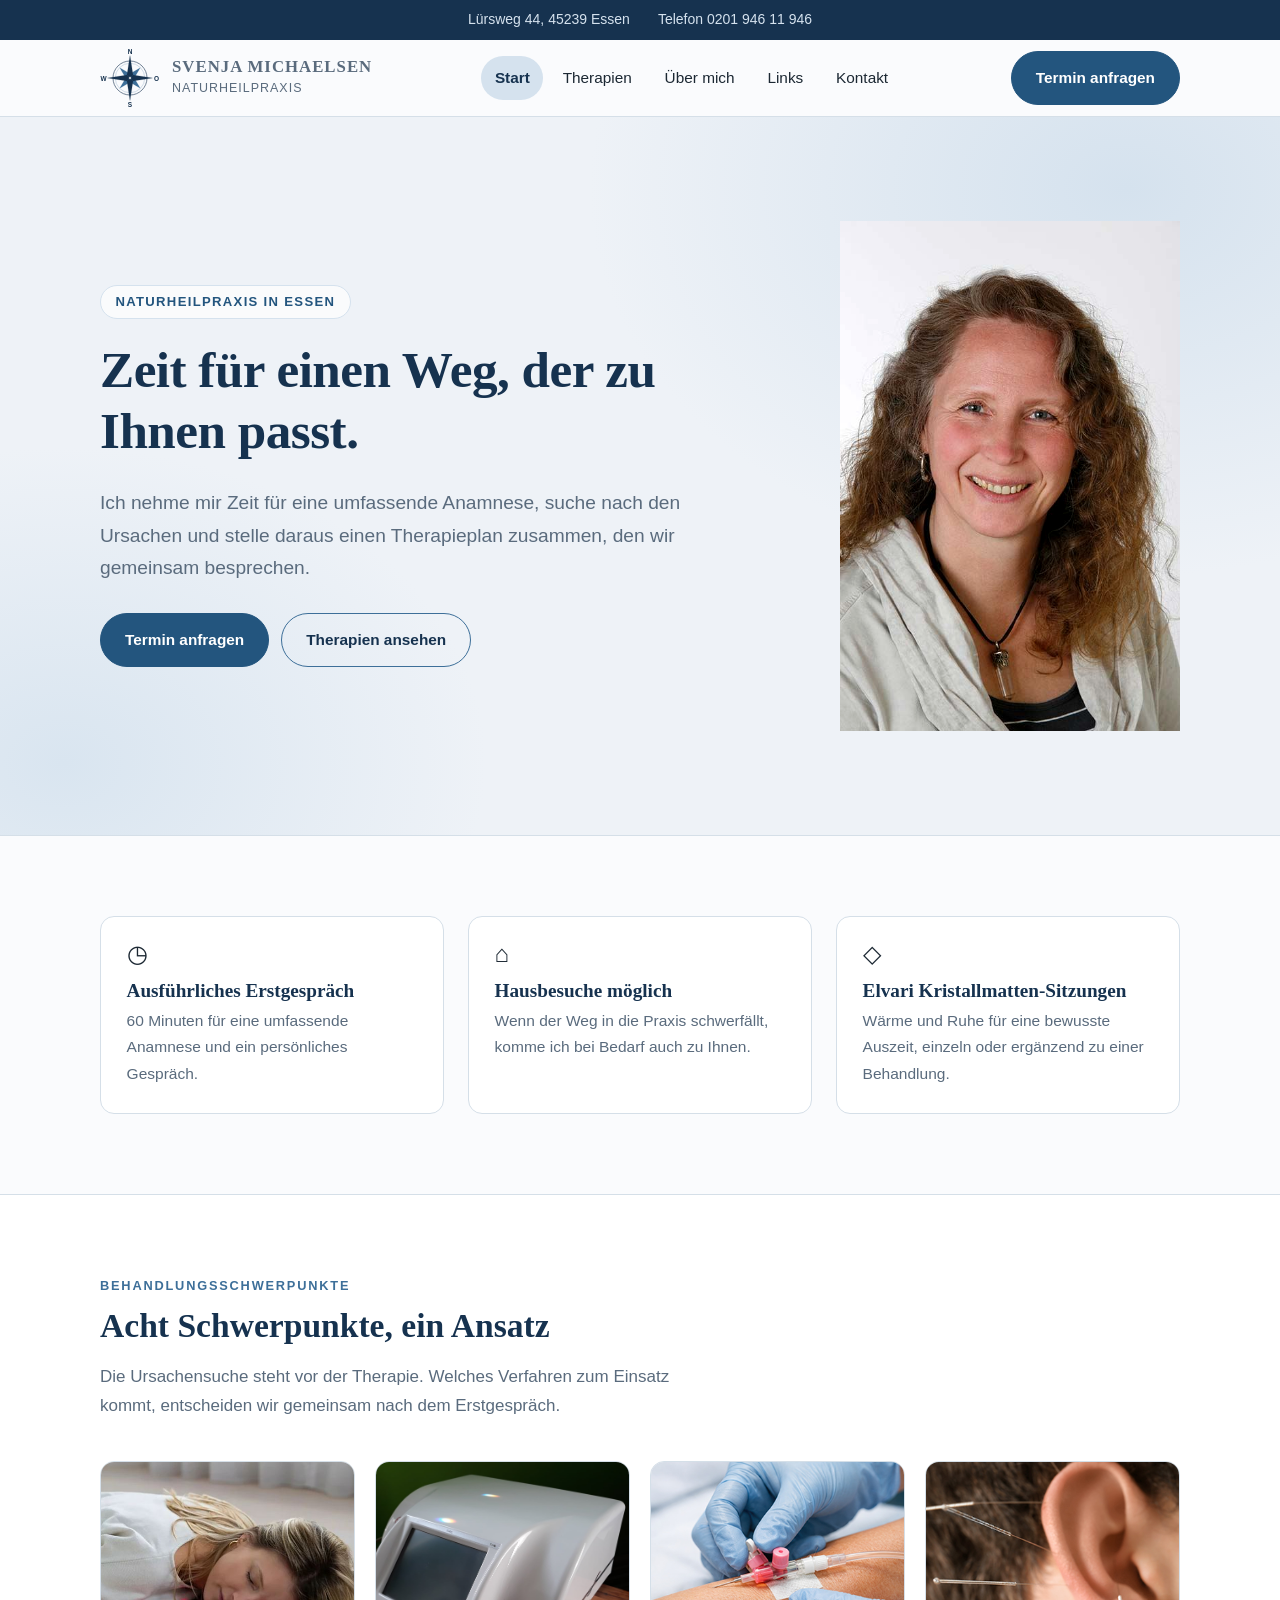
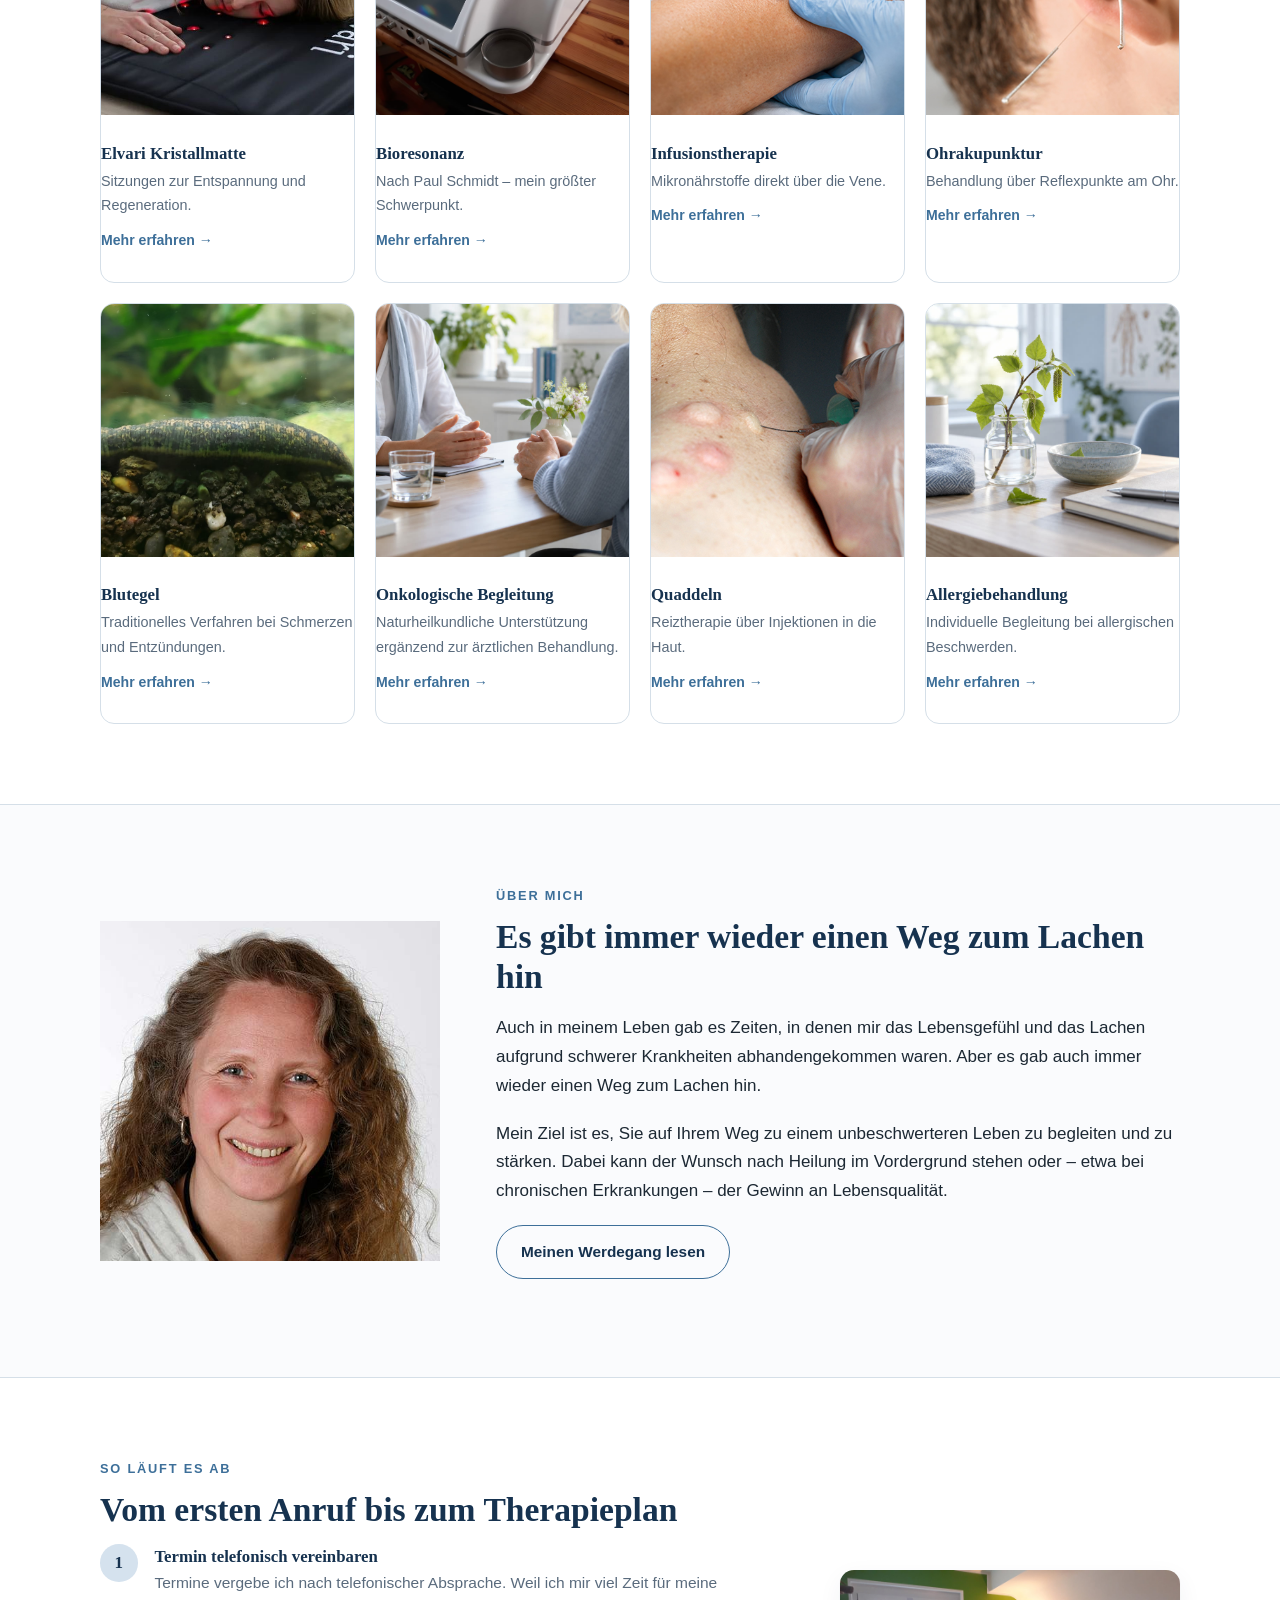
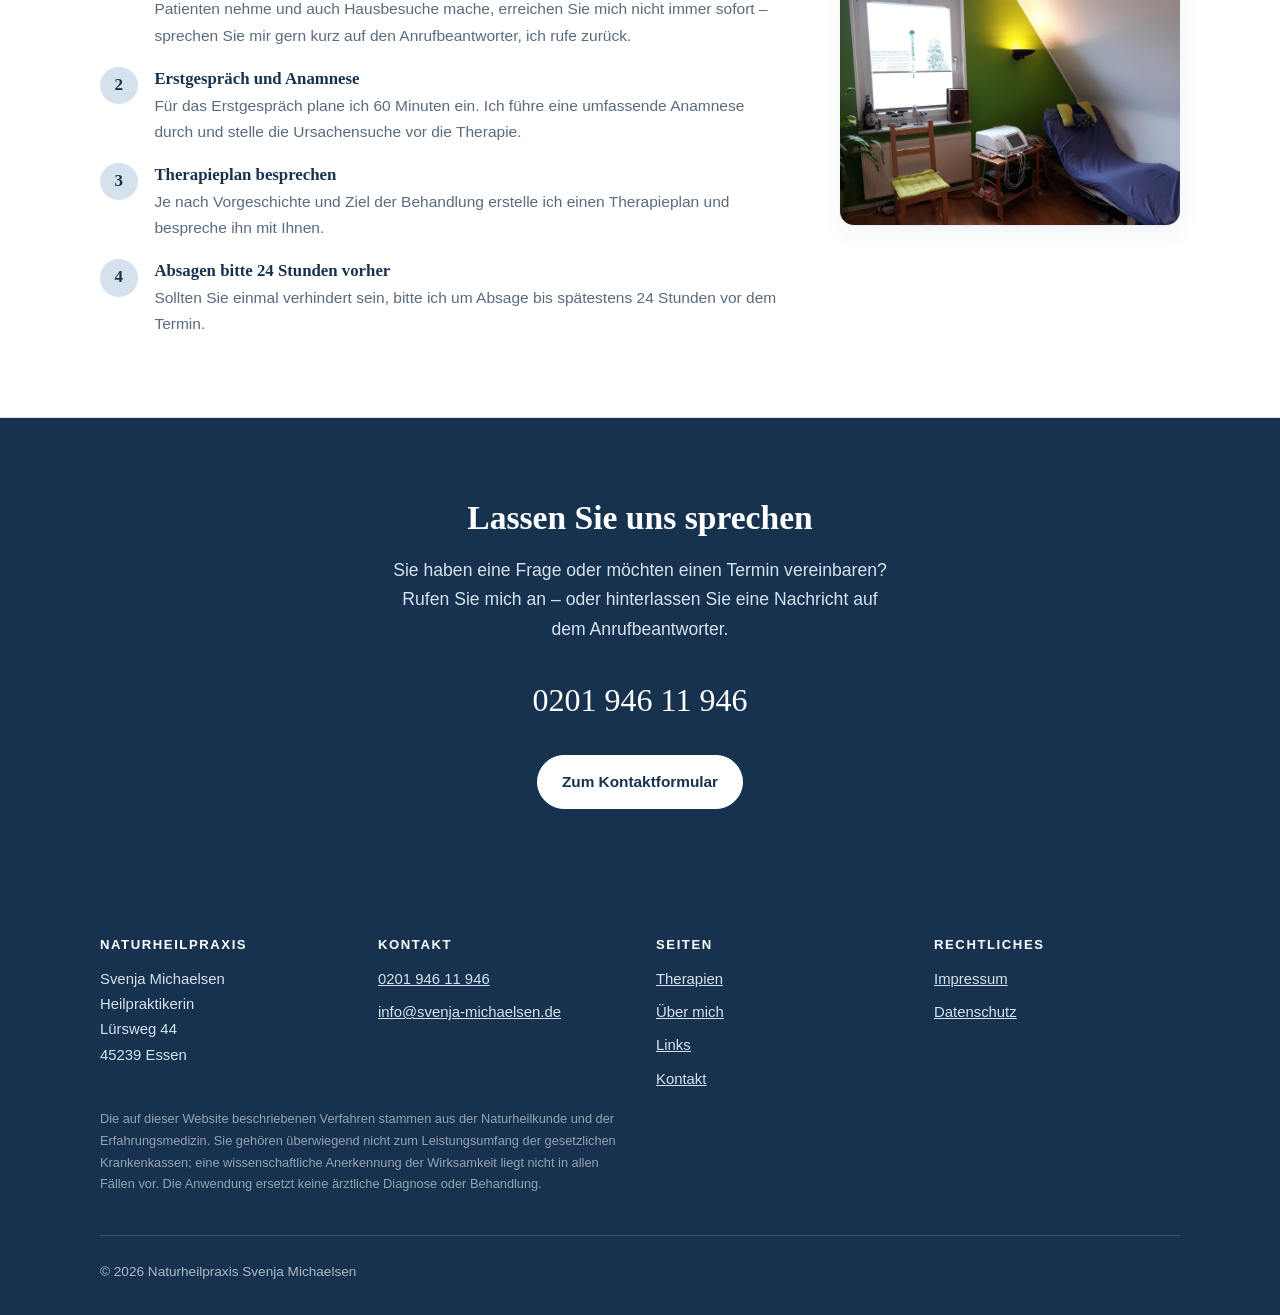
<file: index.html>
﻿<!DOCTYPE html>
<html lang="de">
<head>
<meta charset="utf-8">
<meta name="viewport" content="width=device-width, initial-scale=1">
<title>Naturheilpraxis Svenja Michaelsen | Heilpraktikerin in Essen</title>
<meta name="description" content="Naturheilpraxis von Heilpraktikerin Svenja Michaelsen in Essen. Bioresonanz, Allergiebehandlung, onkologische Begleitung und Elvari Kristallmatten-Sitzungen.">
<link rel="canonical" href="https://svenja-michaelsen.de/">
<link rel="stylesheet" href="css/style.css?v=2">
<link rel="icon" href="img/logo-einfach.svg" type="image/svg+xml">
</head>
<body>
<a class="skip" href="#inhalt">Zum Inhalt springen</a>

<div class="topbar">
  <div class="wrap">
    <span>Lürsweg 44, 45239 Essen</span>
    <a href="tel:+492019461194">Telefon 0201 946 11 946</a>
  </div>
</div>

<header class="kopf">
  <div class="wrap">
    <a class="marke" href="index.html">
      <img src="img/logo.svg" alt="" width="60" height="60">
      <span><b>Svenja Michaelsen</b><span>Naturheilpraxis</span></span>
    </a>
    <nav aria-label="Hauptmenü">
      <ul class="menue">
        <li><a href="index.html" aria-current="page">Start</a></li>
        <li><a href="therapien.html">Therapien</a></li>
        <li><a href="ueber-mich.html">Über mich</a></li>
        <li><a href="links.html">Links</a></li>
        <li><a href="kontakt.html">Kontakt</a></li>
      </ul>
    </nav>
    <a class="knopf" href="kontakt.html">Termin anfragen</a>
  </div>
</header>

<main id="inhalt">

  <div class="hero">
    <div class="wrap heroduo">
      <div class="herotext">
        <span class="augen">Naturheilpraxis in Essen</span>
        <h1>Zeit für einen Weg, der zu Ihnen passt.</h1>
        <p class="lead">Ich nehme mir Zeit für eine umfassende Anamnese, suche nach den Ursachen und stelle daraus einen Therapieplan zusammen, den wir gemeinsam besprechen.</p>
        <div class="aktionen">
          <a class="knopf" href="kontakt.html">Termin anfragen</a>
          <a class="knopf hell" href="therapien.html">Therapien ansehen</a>
        </div>
      </div>
      <figure class="herobild">
        <img src="img/svenja-neu.jpg" alt="Svenja Michaelsen, Heilpraktikerin" width="500" height="750">
      </figure>
    </div>
  </div>

  <section>
    <div class="wrap">
      <div class="merkmale">
        <div class="merkmal">
          <span class="zeichen" aria-hidden="true">◷</span>
          <h3>Ausführliches Erstgespräch</h3>
          <p>60 Minuten für eine umfassende Anamnese und ein persönliches Gespräch.</p>
        </div>
        <div class="merkmal">
          <span class="zeichen" aria-hidden="true">⌂</span>
          <h3>Hausbesuche möglich</h3>
          <p>Wenn der Weg in die Praxis schwerfällt, komme ich bei Bedarf auch zu Ihnen.</p>
        </div>
        <div class="merkmal">
          <span class="zeichen" aria-hidden="true">◇</span>
          <h3>Elvari Kristallmatten-Sitzungen</h3>
          <p>Wärme und Ruhe für eine bewusste Auszeit, einzeln oder ergänzend zu einer Behandlung.</p>
        </div>
      </div>
    </div>
  </section>

  <section class="hell">
    <div class="wrap">
      <div class="kopfzeile">
        <span class="uebertitel">Behandlungsschwerpunkte</span>
        <h2>Acht Schwerpunkte, ein Ansatz</h2>
        <p>Die Ursachensuche steht vor der Therapie. Welches Verfahren zum Einsatz kommt, entscheiden wir gemeinsam nach dem Erstgespräch.</p>
      </div>
      <ul class="karten">
        <li class="karte"><a href="therapien.html#elvari-kristallmatte">
          <img src="img/elvari-anwendung.jpg" alt="Entspannung auf einer Elvari Kristallmatte" width="678" height="498" loading="lazy">
          <span class="inhalt"><h3>Elvari Kristallmatte</h3><p>Sitzungen zur Entspannung und Regeneration.</p><span class="pfeil">Mehr erfahren →</span></span></a></li>
        <li class="karte"><a href="therapien.html#bioresonanz">
          <img src="img/bioresonanz-praxis-web.jpg" alt="Bioresonanzgerät in der Naturheilpraxis" width="1600" height="1200" loading="lazy">
          <span class="inhalt"><h3>Bioresonanz</h3><p>Nach Paul Schmidt – mein größter Schwerpunkt.</p><span class="pfeil">Mehr erfahren →</span></span></a></li>
        <li class="karte"><a href="therapien.html#infusionstherapie">
          <img src="img/infusionstherapie.jpg" alt="" width="360" height="360" loading="lazy">
          <span class="inhalt"><h3>Infusionstherapie</h3><p>Mikronährstoffe direkt über die Vene.</p><span class="pfeil">Mehr erfahren →</span></span></a></li>
        <li class="karte"><a href="therapien.html#ohrakupunktur">
          <img src="img/ohrakupunktur.jpg" alt="" width="360" height="360" loading="lazy">
          <span class="inhalt"><h3>Ohrakupunktur</h3><p>Behandlung über Reflexpunkte am Ohr.</p><span class="pfeil">Mehr erfahren →</span></span></a></li>
        <li class="karte"><a href="therapien.html#blutegel">
          <img src="img/blutegel-medizinisch-web.jpg" alt="Europäischer medizinischer Blutegel" width="1600" height="778" loading="lazy">
          <span class="inhalt"><h3>Blutegel</h3><p>Traditionelles Verfahren bei Schmerzen und Entzündungen.</p><span class="pfeil">Mehr erfahren →</span></span></a></li>
        <li class="karte"><a href="therapien.html#onkologische-begleitung">
          <img src="img/onkologische-begleitung.jpg" alt="Beratungsgespräch in ruhiger Praxisatmosphäre" width="360" height="360" loading="lazy">
          <span class="inhalt"><h3>Onkologische Begleitung</h3><p>Naturheilkundliche Unterstützung ergänzend zur ärztlichen Behandlung.</p><span class="pfeil">Mehr erfahren →</span></span></a></li>
        <li class="karte"><a href="therapien.html#quaddeln">
          <img src="img/quaddeln.jpg" alt="" width="360" height="360" loading="lazy">
          <span class="inhalt"><h3>Quaddeln</h3><p>Reiztherapie über Injektionen in die Haut.</p><span class="pfeil">Mehr erfahren →</span></span></a></li>
        <li class="karte"><a href="therapien.html#allergiebehandlung">
          <img src="img/allergiebehandlung.jpg" alt="Birkenzweig in einer hellen Praxis" width="360" height="360" loading="lazy">
          <span class="inhalt"><h3>Allergiebehandlung</h3><p>Individuelle Begleitung bei allergischen Beschwerden.</p><span class="pfeil">Mehr erfahren →</span></span></a></li>
      </ul>
    </div>
  </section>

  <section>
    <div class="wrap">
      <div class="duo">
        <img class="ohne-rahmen" src="img/svenja-neu.jpg" alt="Svenja Michaelsen" width="500" height="750" loading="lazy">
        <div>
          <span class="uebertitel">Über mich</span>
          <h2>Es gibt immer wieder einen Weg zum Lachen hin</h2>
          <p>Auch in meinem Leben gab es Zeiten, in denen mir das Lebensgefühl und das Lachen aufgrund schwerer Krankheiten abhandengekommen waren. Aber es gab auch immer wieder einen Weg zum Lachen hin.</p>
          <p>Mein Ziel ist es, Sie auf Ihrem Weg zu einem unbeschwerteren Leben zu begleiten und zu stärken. Dabei kann der Wunsch nach Heilung im Vordergrund stehen oder – etwa bei chronischen Erkrankungen – der Gewinn an Lebensqualität.</p>
          <p><a class="knopf hell" href="ueber-mich.html">Meinen Werdegang lesen</a></p>
        </div>
      </div>
    </div>
  </section>

  <section class="hell">
    <div class="wrap">
      <div class="duo gedreht">
        <div>
          <span class="uebertitel">So läuft es ab</span>
          <h2>Vom ersten Anruf bis zum Therapieplan</h2>
          <ol class="schritte">
            <li>
              <h3>Termin telefonisch vereinbaren</h3>
              <p>Termine vergebe ich nach telefonischer Absprache. Weil ich mir viel Zeit für meine Patienten nehme und auch Hausbesuche mache, erreichen Sie mich nicht immer sofort – sprechen Sie mir gern kurz auf den Anrufbeantworter, ich rufe zurück.</p>
            </li>
            <li>
              <h3>Erstgespräch und Anamnese</h3>
              <p>Für das Erstgespräch plane ich 60 Minuten ein. Ich führe eine umfassende Anamnese durch und stelle die Ursachensuche vor die Therapie.</p>
            </li>
            <li>
              <h3>Therapieplan besprechen</h3>
              <p>Je nach Vorgeschichte und Ziel der Behandlung erstelle ich einen Therapieplan und bespreche ihn mit Ihnen.</p>
            </li>
            <li>
              <h3>Absagen bitte 24 Stunden vorher</h3>
              <p>Sollten Sie einmal verhindert sein, bitte ich um Absage bis spätestens 24 Stunden vor dem Termin.</p>
            </li>
          </ol>
        </div>
        <img src="img/praxisraum-web.jpg" alt="Behandlungsraum der Naturheilpraxis Svenja Michaelsen" width="1600" height="1200" loading="lazy">
      </div>
    </div>
  </section>

  <section class="dunkel band">
    <div class="wrap">
      <h2>Lassen Sie uns sprechen</h2>
      <p>Sie haben eine Frage oder möchten einen Termin vereinbaren? Rufen Sie mich an – oder hinterlassen Sie eine Nachricht auf dem Anrufbeantworter.</p>
      <a class="tel" href="tel:+492019461194">0201 946 11 946</a>
      <div class="aktionen">
        <a class="knopf weiss" href="kontakt.html">Zum Kontaktformular</a>
      </div>
    </div>
  </section>

</main>

<footer class="fuss">
  <div class="wrap">
    <div class="fussgitter">
      <div>
        <h3>Naturheilpraxis</h3>
        <p>Svenja Michaelsen<br>Heilpraktikerin<br>Lürsweg 44<br>45239 Essen</p>
      </div>
      <div>
        <h3>Kontakt</h3>
        <ul>
          <li><a href="tel:+492019461194">0201 946 11 946</a></li>
          <li><a href="mailto:info@svenja-michaelsen.de">info@svenja-michaelsen.de</a></li>
        </ul>
      </div>
      <nav>
        <h3>Seiten</h3>
        <ul>
          <li><a href="therapien.html">Therapien</a></li>
          <li><a href="ueber-mich.html">Über mich</a></li>
          <li><a href="links.html">Links</a></li>
          <li><a href="kontakt.html">Kontakt</a></li>
        </ul>
      </nav>
      <nav>
        <h3>Rechtliches</h3>
        <ul>
          <li><a href="impressum.html">Impressum</a></li>
          <li><a href="datenschutz.html">Datenschutz</a></li>
        </ul>
      </nav>
    </div>
    <p class="disclaimer">Die auf dieser Website beschriebenen Verfahren stammen aus der Naturheilkunde und der Erfahrungsmedizin. Sie gehören überwiegend nicht zum Leistungsumfang der gesetzlichen Krankenkassen; eine wissenschaftliche Anerkennung der Wirksamkeit liegt nicht in allen Fällen vor. Die Anwendung ersetzt keine ärztliche Diagnose oder Behandlung.</p>
    <div class="fussnote">
      <span>© 2026 Naturheilpraxis Svenja Michaelsen</span>
    </div>
  </div>
</footer>

</body>
</html>
</file>
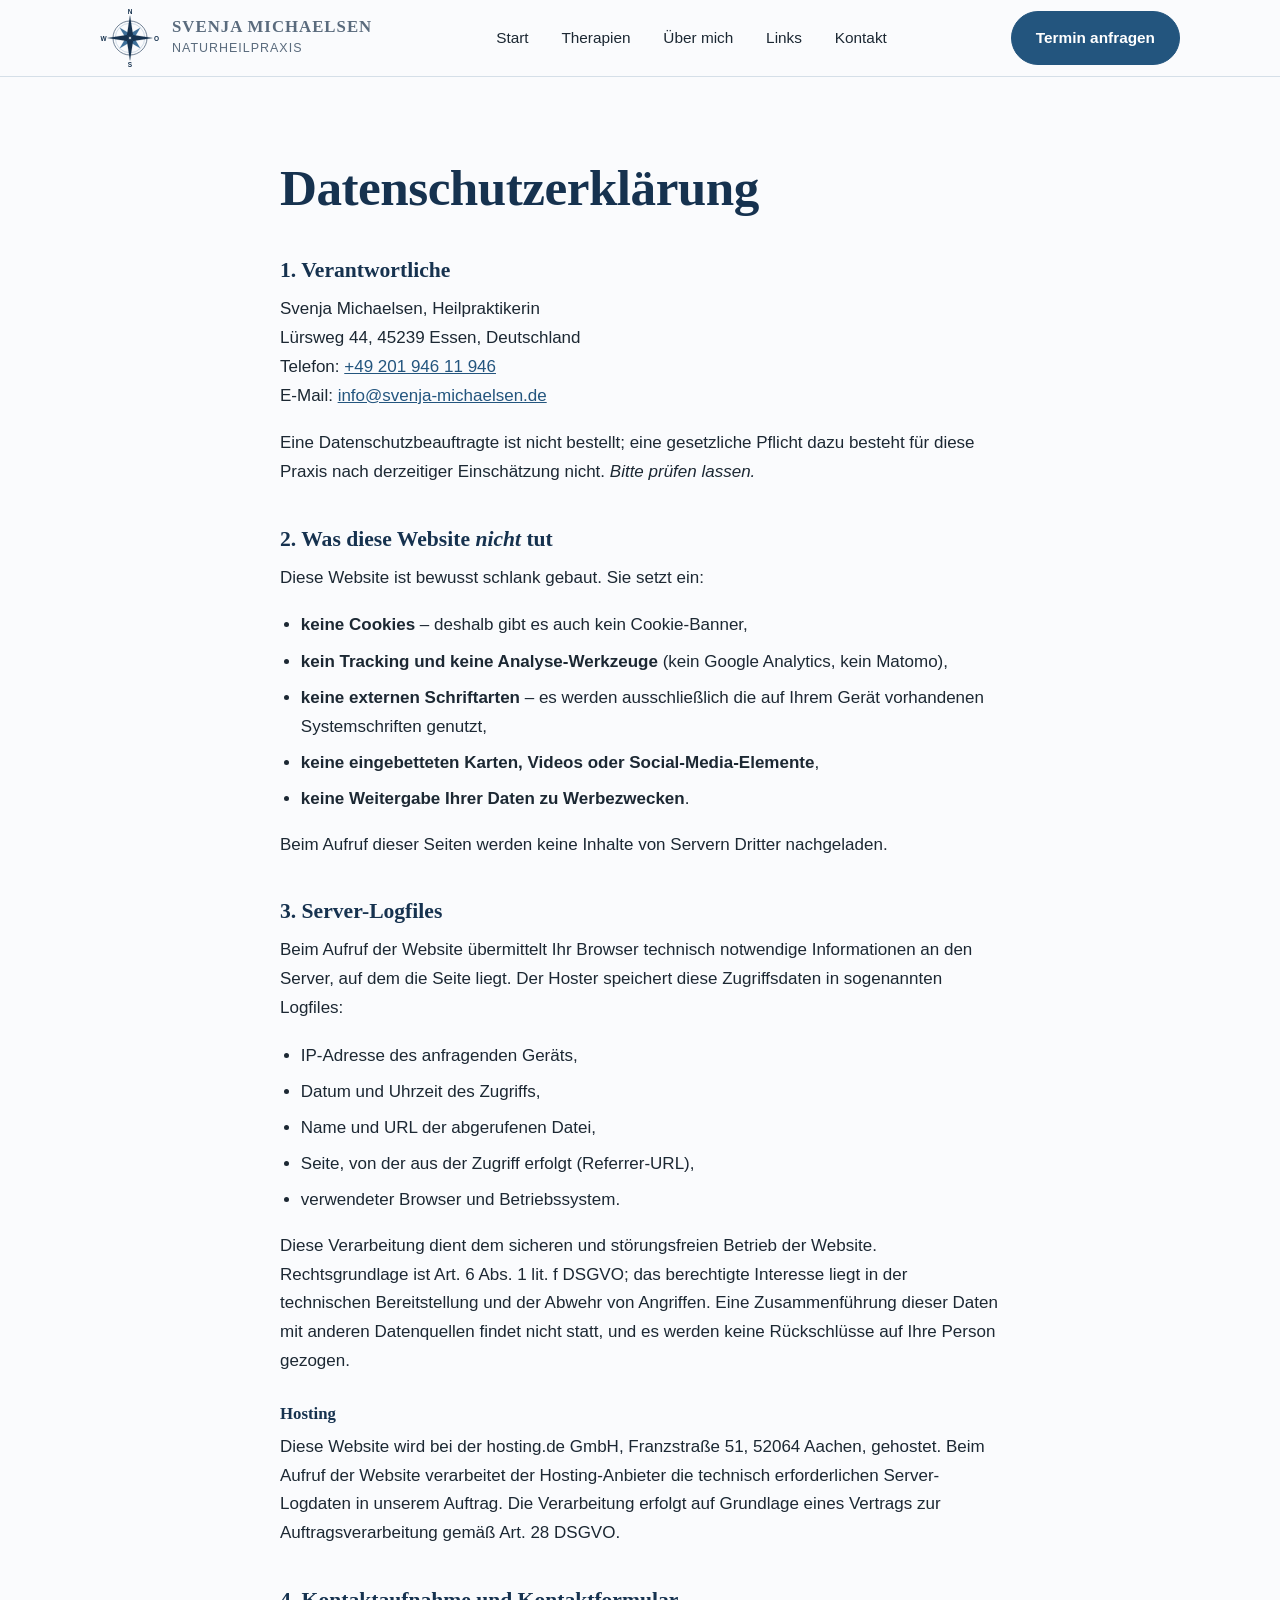
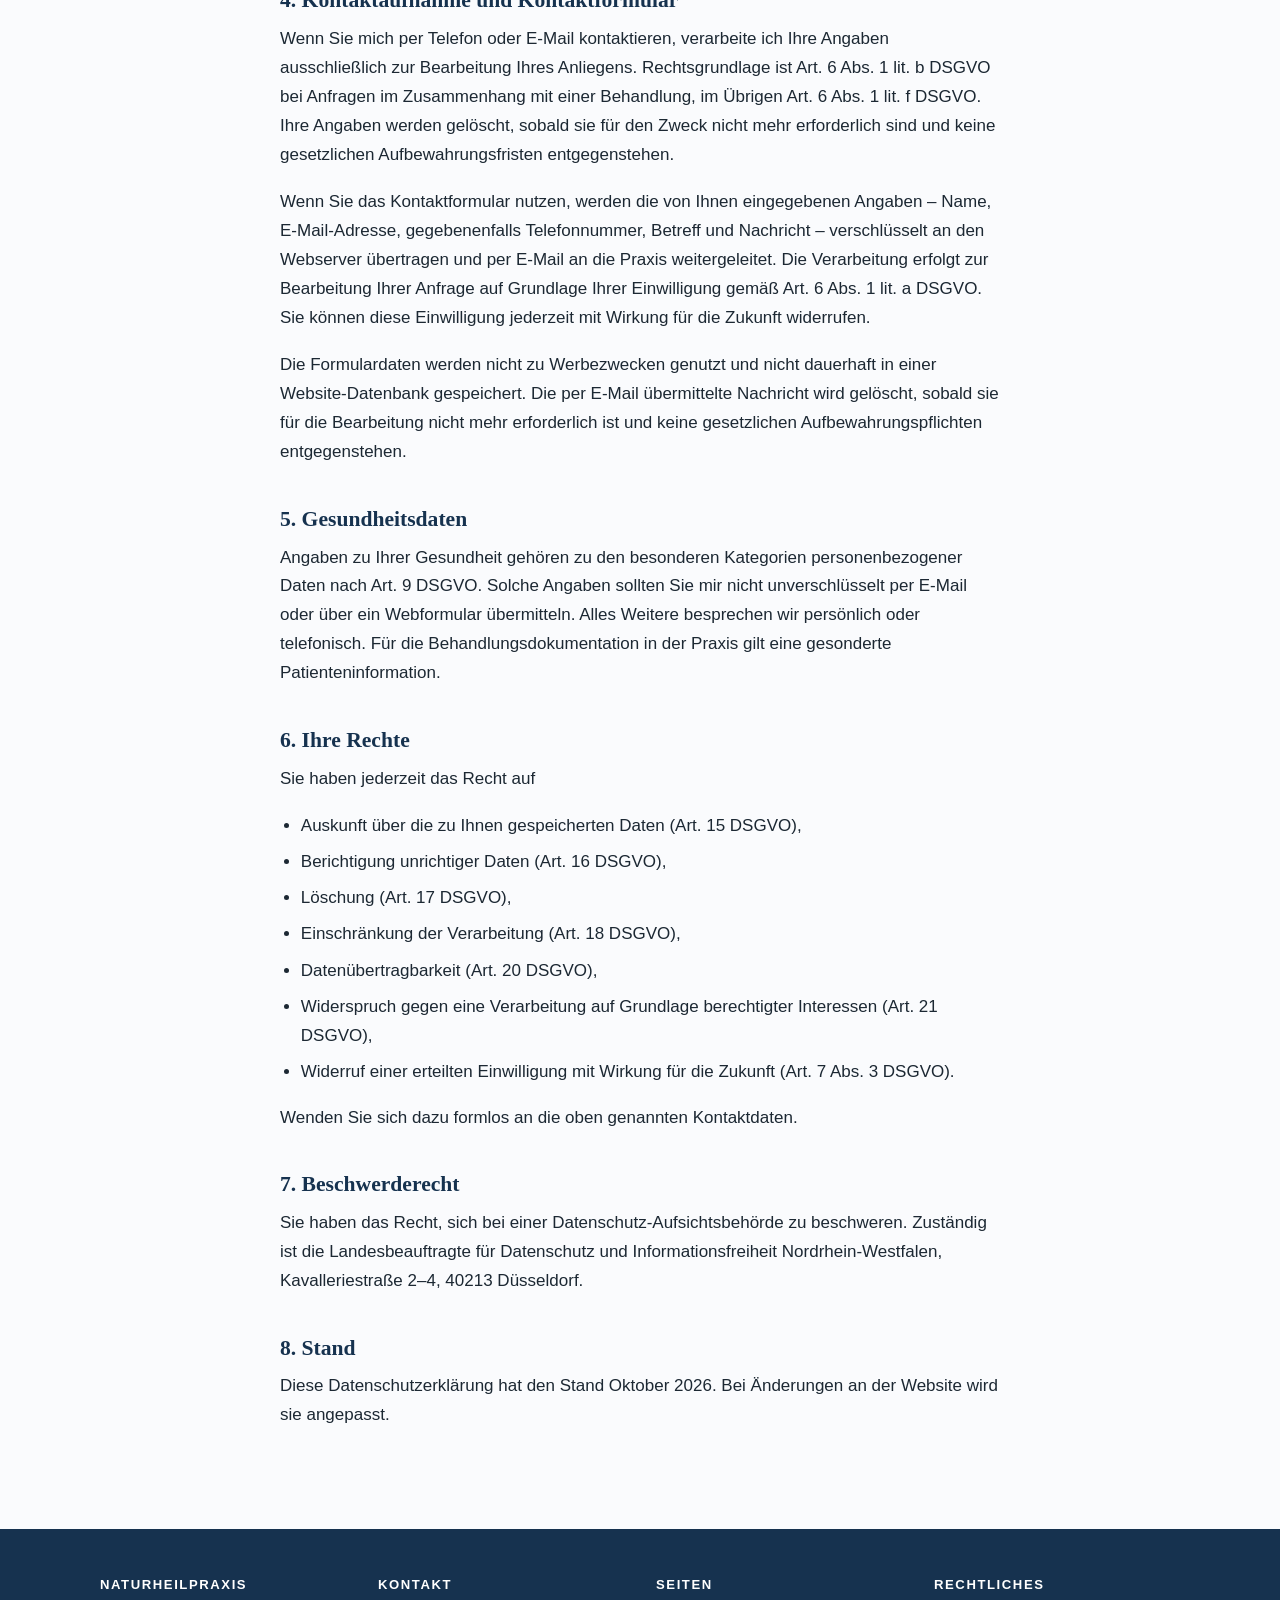
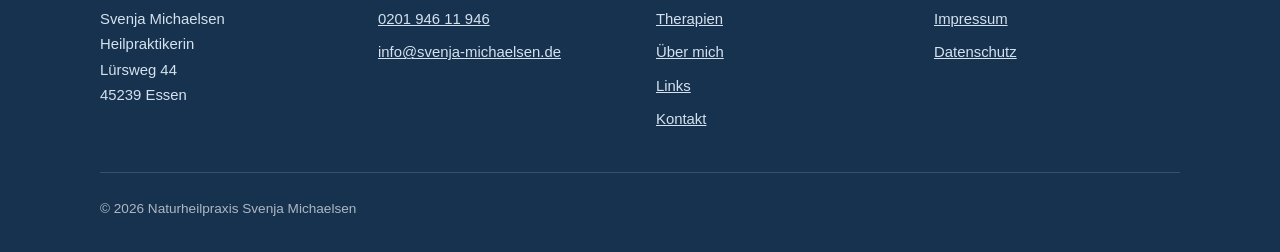
<file: datenschutz.html>
﻿<!DOCTYPE html>
<html lang="de">
<head>
<meta charset="utf-8">
<meta name="viewport" content="width=device-width, initial-scale=1">
<title>Datenschutzerklärung | Naturheilpraxis Svenja Michaelsen</title>
<meta name="description" content="Datenschutzerklärung der Naturheilpraxis Svenja Michaelsen. Diese Website setzt keine Cookies, kein Tracking und keine externen Dienste ein.">
<meta name="robots" content="noindex, follow">
<link rel="stylesheet" href="css/style.css?v=2">
<link rel="icon" href="img/logo-einfach.svg" type="image/svg+xml">
</head>
<body>
<a class="skip" href="#inhalt">Zum Inhalt springen</a>

<header class="kopf">
  <div class="wrap">
    <a class="marke" href="index.html">
      <img src="img/logo.svg" alt="" width="60" height="60">
      <span><b>Svenja Michaelsen</b><span>Naturheilpraxis</span></span>
    </a>
    <nav aria-label="Hauptmenü">
      <ul class="menue">
        <li><a href="index.html">Start</a></li>
        <li><a href="therapien.html">Therapien</a></li>
        <li><a href="ueber-mich.html">Über mich</a></li>
        <li><a href="links.html">Links</a></li>
        <li><a href="kontakt.html">Kontakt</a></li>
      </ul>
    </nav>
    <a class="knopf" href="kontakt.html">Termin anfragen</a>
  </div>
</header>

<main id="inhalt">
  <section>
    <div class="wrap rechtstext">
      <h1>Datenschutzerklärung</h1>

      <h2>1. Verantwortliche</h2>
      <p>
        Svenja Michaelsen, Heilpraktikerin<br>
        Lürsweg 44, 45239 Essen, Deutschland<br>
        Telefon: <a href="tel:+492019461194">+49 201 946 11 946</a><br>
        E-Mail: <a href="mailto:info@svenja-michaelsen.de">info@svenja-michaelsen.de</a>
      </p>
      <p>Eine Datenschutzbeauftragte ist nicht bestellt; eine gesetzliche Pflicht dazu besteht für diese Praxis nach derzeitiger Einschätzung nicht. <em>Bitte prüfen lassen.</em></p>

      <h2>2. Was diese Website <em>nicht</em> tut</h2>
      <p>Diese Website ist bewusst schlank gebaut. Sie setzt ein:</p>
      <ul>
        <li><strong>keine Cookies</strong> – deshalb gibt es auch kein Cookie-Banner,</li>
        <li><strong>kein Tracking und keine Analyse-Werkzeuge</strong> (kein Google Analytics, kein Matomo),</li>
        <li><strong>keine externen Schriftarten</strong> – es werden ausschließlich die auf Ihrem Gerät vorhandenen Systemschriften genutzt,</li>
        <li><strong>keine eingebetteten Karten, Videos oder Social-Media-Elemente</strong>,</li>
        <li><strong>keine Weitergabe Ihrer Daten zu Werbezwecken</strong>.</li>
      </ul>
      <p>Beim Aufruf dieser Seiten werden keine Inhalte von Servern Dritter nachgeladen.</p>

      <h2>3. Server-Logfiles</h2>
      <p>Beim Aufruf der Website übermittelt Ihr Browser technisch notwendige Informationen an den Server, auf dem die Seite liegt. Der Hoster speichert diese Zugriffsdaten in sogenannten Logfiles:</p>
      <ul>
        <li>IP-Adresse des anfragenden Geräts,</li>
        <li>Datum und Uhrzeit des Zugriffs,</li>
        <li>Name und URL der abgerufenen Datei,</li>
        <li>Seite, von der aus der Zugriff erfolgt (Referrer-URL),</li>
        <li>verwendeter Browser und Betriebssystem.</li>
      </ul>
      <p>Diese Verarbeitung dient dem sicheren und störungsfreien Betrieb der Website. Rechtsgrundlage ist Art. 6 Abs. 1 lit. f DSGVO; das berechtigte Interesse liegt in der technischen Bereitstellung und der Abwehr von Angriffen. Eine Zusammenführung dieser Daten mit anderen Datenquellen findet nicht statt, und es werden keine Rückschlüsse auf Ihre Person gezogen.</p>

      <h3>Hosting</h3>
      <p>Diese Website wird bei der hosting.de GmbH, Franzstraße 51, 52064 Aachen, gehostet. Beim Aufruf der Website verarbeitet der Hosting-Anbieter die technisch erforderlichen Server-Logdaten in unserem Auftrag. Die Verarbeitung erfolgt auf Grundlage eines Vertrags zur Auftragsverarbeitung gemäß Art. 28 DSGVO.</p>

      <h2 id="kontaktformular">4. Kontaktaufnahme und Kontaktformular</h2>
      <p>Wenn Sie mich per Telefon oder E-Mail kontaktieren, verarbeite ich Ihre Angaben ausschließlich zur Bearbeitung Ihres Anliegens. Rechtsgrundlage ist Art. 6 Abs. 1 lit. b DSGVO bei Anfragen im Zusammenhang mit einer Behandlung, im Übrigen Art. 6 Abs. 1 lit. f DSGVO. Ihre Angaben werden gelöscht, sobald sie für den Zweck nicht mehr erforderlich sind und keine gesetzlichen Aufbewahrungsfristen entgegenstehen.</p>
      <p>Wenn Sie das Kontaktformular nutzen, werden die von Ihnen eingegebenen Angaben – Name, E-Mail-Adresse, gegebenenfalls Telefonnummer, Betreff und Nachricht – verschlüsselt an den Webserver übertragen und per E-Mail an die Praxis weitergeleitet. Die Verarbeitung erfolgt zur Bearbeitung Ihrer Anfrage auf Grundlage Ihrer Einwilligung gemäß Art. 6 Abs. 1 lit. a DSGVO. Sie können diese Einwilligung jederzeit mit Wirkung für die Zukunft widerrufen.</p>
      <p>Die Formulardaten werden nicht zu Werbezwecken genutzt und nicht dauerhaft in einer Website-Datenbank gespeichert. Die per E-Mail übermittelte Nachricht wird gelöscht, sobald sie für die Bearbeitung nicht mehr erforderlich ist und keine gesetzlichen Aufbewahrungspflichten entgegenstehen.</p>

      <h2>5. Gesundheitsdaten</h2>
      <p>Angaben zu Ihrer Gesundheit gehören zu den besonderen Kategorien personenbezogener Daten nach Art. 9 DSGVO. Solche Angaben sollten Sie mir nicht unverschlüsselt per E-Mail oder über ein Webformular übermitteln. Alles Weitere besprechen wir persönlich oder telefonisch. Für die Behandlungsdokumentation in der Praxis gilt eine gesonderte Patienteninformation.</p>

      <h2>6. Ihre Rechte</h2>
      <p>Sie haben jederzeit das Recht auf</p>
      <ul>
        <li>Auskunft über die zu Ihnen gespeicherten Daten (Art. 15 DSGVO),</li>
        <li>Berichtigung unrichtiger Daten (Art. 16 DSGVO),</li>
        <li>Löschung (Art. 17 DSGVO),</li>
        <li>Einschränkung der Verarbeitung (Art. 18 DSGVO),</li>
        <li>Datenübertragbarkeit (Art. 20 DSGVO),</li>
        <li>Widerspruch gegen eine Verarbeitung auf Grundlage berechtigter Interessen (Art. 21 DSGVO),</li>
        <li>Widerruf einer erteilten Einwilligung mit Wirkung für die Zukunft (Art. 7 Abs. 3 DSGVO).</li>
      </ul>
      <p>Wenden Sie sich dazu formlos an die oben genannten Kontaktdaten.</p>

      <h2>7. Beschwerderecht</h2>
      <p>Sie haben das Recht, sich bei einer Datenschutz-Aufsichtsbehörde zu beschweren. Zuständig ist die Landesbeauftragte für Datenschutz und Informationsfreiheit Nordrhein-Westfalen, Kavalleriestraße 2–4, 40213 Düsseldorf.</p>

      <h2>8. Stand</h2>
      <p>Diese Datenschutzerklärung hat den Stand Oktober 2026. Bei Änderungen an der Website wird sie angepasst.</p>

    </div>
  </section>
</main>

<footer class="fuss">
  <div class="wrap">
    <div class="fussgitter">
      <div>
        <h3>Naturheilpraxis</h3>
        <p>Svenja Michaelsen<br>Heilpraktikerin<br>Lürsweg 44<br>45239 Essen</p>
      </div>
      <div>
        <h3>Kontakt</h3>
        <ul>
          <li><a href="tel:+492019461194">0201 946 11 946</a></li>
          <li><a href="mailto:info@svenja-michaelsen.de">info@svenja-michaelsen.de</a></li>
        </ul>
      </div>
      <nav>
        <h3>Seiten</h3>
        <ul>
          <li><a href="therapien.html">Therapien</a></li>
          <li><a href="ueber-mich.html">Über mich</a></li>
          <li><a href="links.html">Links</a></li>
          <li><a href="kontakt.html">Kontakt</a></li>
        </ul>
      </nav>
      <nav>
        <h3>Rechtliches</h3>
        <ul>
          <li><a href="impressum.html">Impressum</a></li>
          <li><a href="datenschutz.html">Datenschutz</a></li>
        </ul>
      </nav>
    </div>
    <div class="fussnote">
      <span>© 2026 Naturheilpraxis Svenja Michaelsen</span>
    </div>
  </div>
</footer>

</body>
</html>
</file>
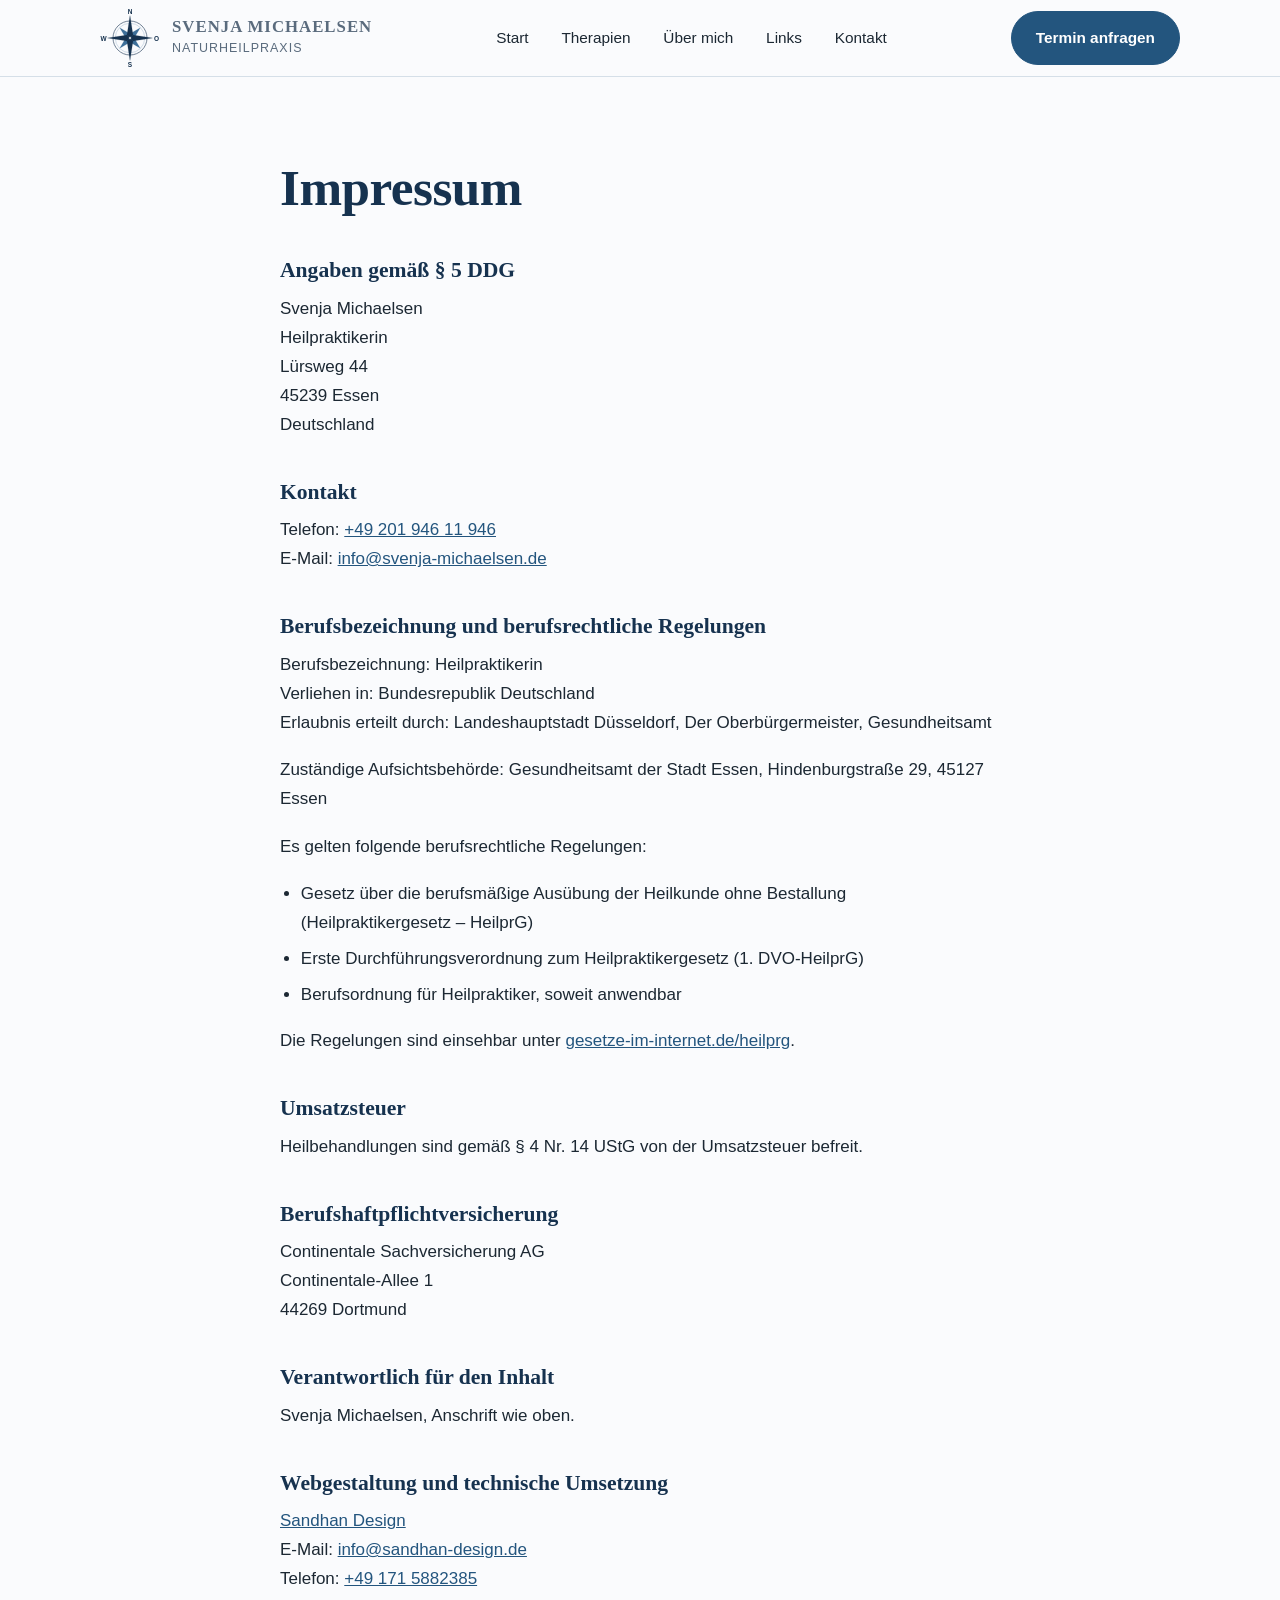
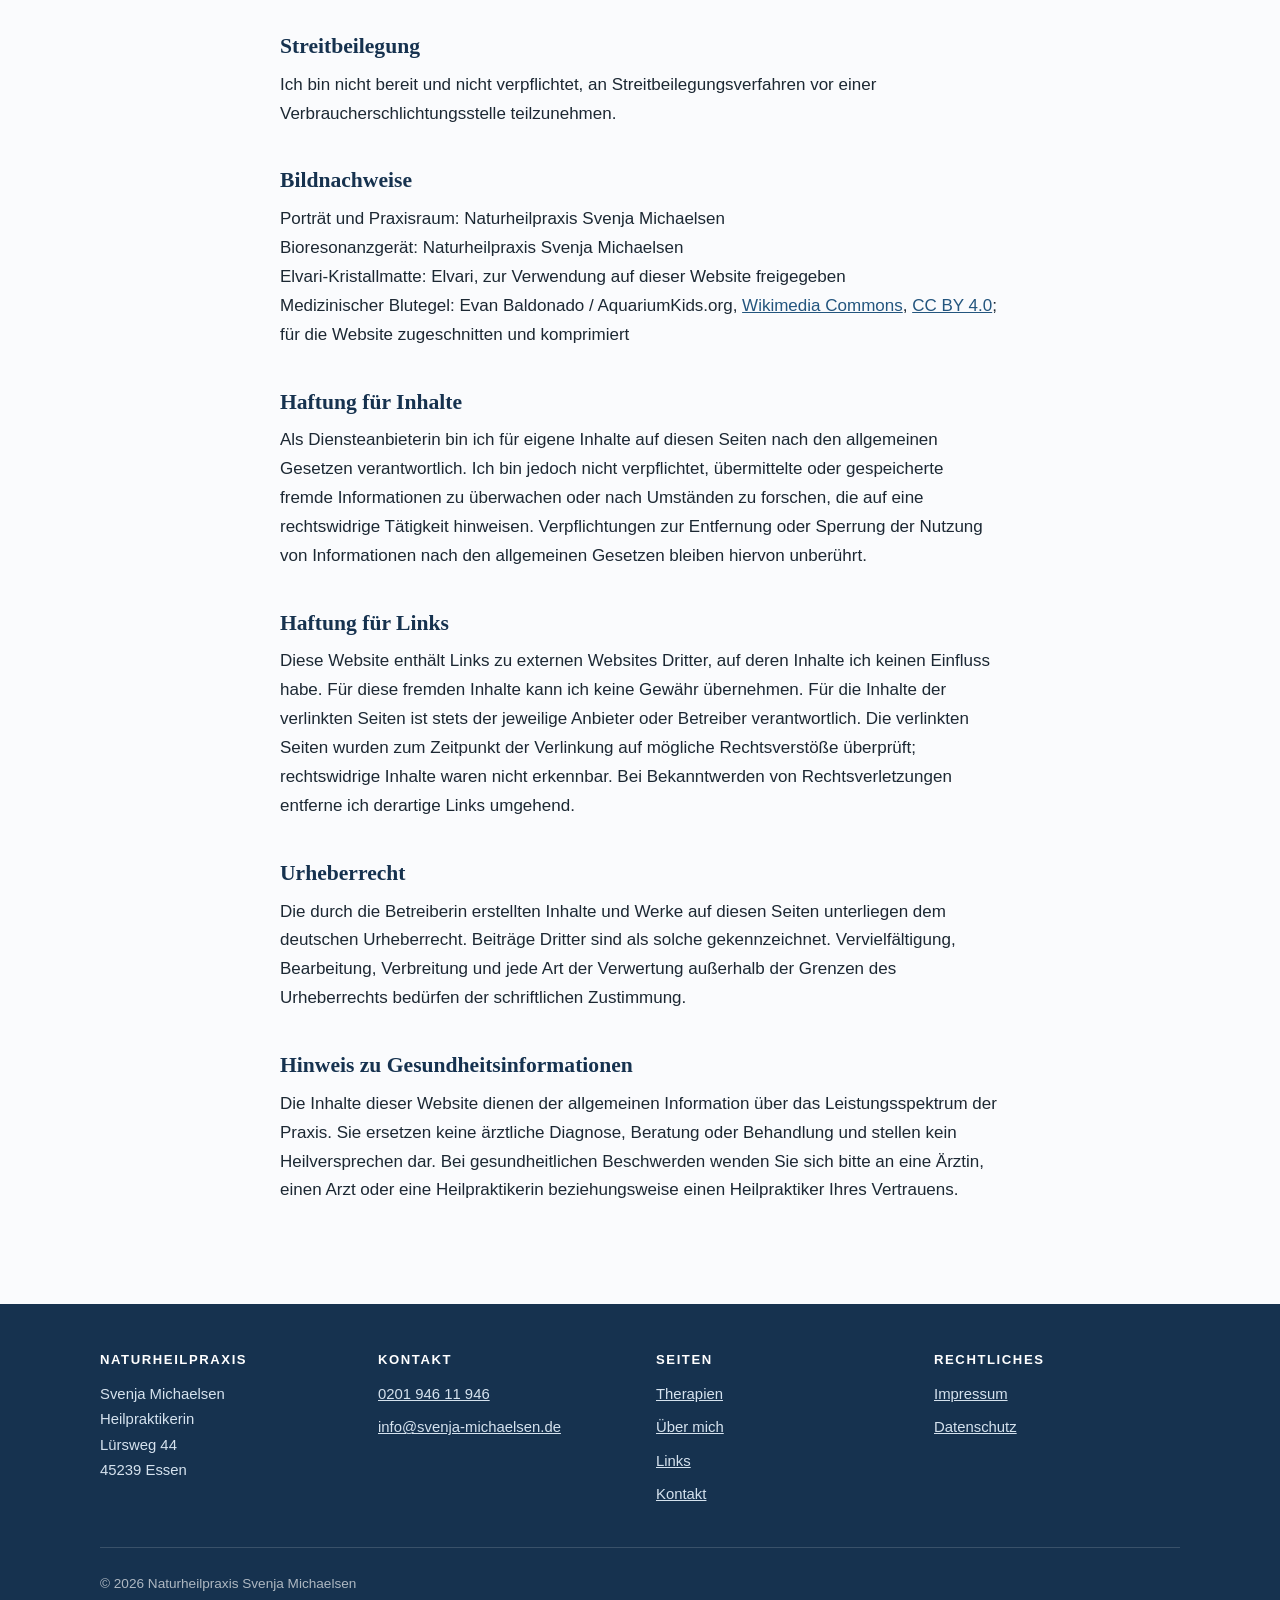
<file: impressum.html>
﻿<!DOCTYPE html>
<html lang="de">
<head>
<meta charset="utf-8">
<meta name="viewport" content="width=device-width, initial-scale=1">
<title>Impressum | Naturheilpraxis Svenja Michaelsen</title>
<meta name="description" content="Impressum und Anbieterkennzeichnung der Naturheilpraxis Svenja Michaelsen, Lürsweg 44, 45239 Essen.">
<meta name="robots" content="noindex, follow">
<link rel="stylesheet" href="css/style.css?v=2">
<link rel="icon" href="img/logo-einfach.svg" type="image/svg+xml">
</head>
<body>
<a class="skip" href="#inhalt">Zum Inhalt springen</a>

<header class="kopf">
  <div class="wrap">
    <a class="marke" href="index.html">
      <img src="img/logo.svg" alt="" width="60" height="60">
      <span><b>Svenja Michaelsen</b><span>Naturheilpraxis</span></span>
    </a>
    <nav aria-label="Hauptmenü">
      <ul class="menue">
        <li><a href="index.html">Start</a></li>
        <li><a href="therapien.html">Therapien</a></li>
        <li><a href="ueber-mich.html">Über mich</a></li>
        <li><a href="links.html">Links</a></li>
        <li><a href="kontakt.html">Kontakt</a></li>
      </ul>
    </nav>
    <a class="knopf" href="kontakt.html">Termin anfragen</a>
  </div>
</header>

<main id="inhalt">
  <section>
    <div class="wrap rechtstext">
      <h1>Impressum</h1>

      <h2>Angaben gemäß § 5 DDG</h2>
      <p>
        Svenja Michaelsen<br>
        Heilpraktikerin<br>
        Lürsweg 44<br>
        45239 Essen<br>
        Deutschland
      </p>

      <h2>Kontakt</h2>
      <p>
        Telefon: <a href="tel:+492019461194">+49 201 946 11 946</a><br>
        E-Mail: <a href="mailto:info@svenja-michaelsen.de">info@svenja-michaelsen.de</a>
      </p>

      <h2>Berufsbezeichnung und berufsrechtliche Regelungen</h2>
      <p>
        Berufsbezeichnung: Heilpraktikerin<br>
        Verliehen in: Bundesrepublik Deutschland<br>
        Erlaubnis erteilt durch: Landeshauptstadt Düsseldorf, Der Oberbürgermeister, Gesundheitsamt
      </p>
      <p>
        Zuständige Aufsichtsbehörde: Gesundheitsamt der Stadt Essen, Hindenburgstraße 29, 45127 Essen
      </p>
      <p>
        Es gelten folgende berufsrechtliche Regelungen:
      </p>
      <ul>
        <li>Gesetz über die berufsmäßige Ausübung der Heilkunde ohne Bestallung (Heilpraktikergesetz – HeilprG)</li>
        <li>Erste Durchführungsverordnung zum Heilpraktikergesetz (1. DVO-HeilprG)</li>
        <li>Berufsordnung für Heilpraktiker, soweit anwendbar</li>
      </ul>
      <p>Die Regelungen sind einsehbar unter <a href="https://www.gesetze-im-internet.de/heilprg/" target="_blank" rel="noopener noreferrer">gesetze-im-internet.de/heilprg</a>.</p>

      <h2>Umsatzsteuer</h2>
      <p>Heilbehandlungen sind gemäß § 4 Nr. 14 UStG von der Umsatzsteuer befreit.</p>

      <h2>Berufshaftpflichtversicherung</h2>
      <p>
        Continentale Sachversicherung AG<br>
        Continentale-Allee 1<br>
        44269 Dortmund
      </p>

      <h2>Verantwortlich für den Inhalt</h2>
      <p>Svenja Michaelsen, Anschrift wie oben.</p>

      <h2>Webgestaltung und technische Umsetzung</h2>
      <p>
        <a href="https://sandhan-design.de/" target="_blank" rel="noopener noreferrer">Sandhan Design</a><br>
        E-Mail: <a href="mailto:info@sandhan-design.de">info@sandhan-design.de</a><br>
        Telefon: <a href="tel:+491715882385">+49 171 5882385</a>
      </p>

      <h2>Streitbeilegung</h2>
      <p>Ich bin nicht bereit und nicht verpflichtet, an Streitbeilegungsverfahren vor einer Verbraucherschlichtungsstelle teilzunehmen.</p>

      <h2>Bildnachweise</h2>
      <p>
        Porträt und Praxisraum: Naturheilpraxis Svenja Michaelsen<br>
        Bioresonanzgerät: Naturheilpraxis Svenja Michaelsen<br>
        Elvari-Kristallmatte: Elvari, zur Verwendung auf dieser Website freigegeben<br>
        Medizinischer Blutegel: Evan Baldonado / AquariumKids.org, <a href="https://commons.wikimedia.org/wiki/File:European_medicinal_leech_(Hirudo_medicinalis)_at_the_California_Academy_of_Sciences_01.jpg" target="_blank" rel="noopener noreferrer">Wikimedia Commons</a>, <a href="https://creativecommons.org/licenses/by/4.0/" target="_blank" rel="noopener noreferrer">CC BY 4.0</a>; für die Website zugeschnitten und komprimiert
      </p>

      <h2>Haftung für Inhalte</h2>
      <p>Als Diensteanbieterin bin ich für eigene Inhalte auf diesen Seiten nach den allgemeinen Gesetzen verantwortlich. Ich bin jedoch nicht verpflichtet, übermittelte oder gespeicherte fremde Informationen zu überwachen oder nach Umständen zu forschen, die auf eine rechtswidrige Tätigkeit hinweisen. Verpflichtungen zur Entfernung oder Sperrung der Nutzung von Informationen nach den allgemeinen Gesetzen bleiben hiervon unberührt.</p>

      <h2>Haftung für Links</h2>
      <p>Diese Website enthält Links zu externen Websites Dritter, auf deren Inhalte ich keinen Einfluss habe. Für diese fremden Inhalte kann ich keine Gewähr übernehmen. Für die Inhalte der verlinkten Seiten ist stets der jeweilige Anbieter oder Betreiber verantwortlich. Die verlinkten Seiten wurden zum Zeitpunkt der Verlinkung auf mögliche Rechtsverstöße überprüft; rechtswidrige Inhalte waren nicht erkennbar. Bei Bekanntwerden von Rechtsverletzungen entferne ich derartige Links umgehend.</p>

      <h2>Urheberrecht</h2>
      <p>Die durch die Betreiberin erstellten Inhalte und Werke auf diesen Seiten unterliegen dem deutschen Urheberrecht. Beiträge Dritter sind als solche gekennzeichnet. Vervielfältigung, Bearbeitung, Verbreitung und jede Art der Verwertung außerhalb der Grenzen des Urheberrechts bedürfen der schriftlichen Zustimmung.</p>

      <h2>Hinweis zu Gesundheitsinformationen</h2>
      <p>Die Inhalte dieser Website dienen der allgemeinen Information über das Leistungsspektrum der Praxis. Sie ersetzen keine ärztliche Diagnose, Beratung oder Behandlung und stellen kein Heilversprechen dar. Bei gesundheitlichen Beschwerden wenden Sie sich bitte an eine Ärztin, einen Arzt oder eine Heilpraktikerin beziehungsweise einen Heilpraktiker Ihres Vertrauens.</p>

    </div>
  </section>
</main>

<footer class="fuss">
  <div class="wrap">
    <div class="fussgitter">
      <div>
        <h3>Naturheilpraxis</h3>
        <p>Svenja Michaelsen<br>Heilpraktikerin<br>Lürsweg 44<br>45239 Essen</p>
      </div>
      <div>
        <h3>Kontakt</h3>
        <ul>
          <li><a href="tel:+492019461194">0201 946 11 946</a></li>
          <li><a href="mailto:info@svenja-michaelsen.de">info@svenja-michaelsen.de</a></li>
        </ul>
      </div>
      <nav>
        <h3>Seiten</h3>
        <ul>
          <li><a href="therapien.html">Therapien</a></li>
          <li><a href="ueber-mich.html">Über mich</a></li>
          <li><a href="links.html">Links</a></li>
          <li><a href="kontakt.html">Kontakt</a></li>
        </ul>
      </nav>
      <nav>
        <h3>Rechtliches</h3>
        <ul>
          <li><a href="impressum.html">Impressum</a></li>
          <li><a href="datenschutz.html">Datenschutz</a></li>
        </ul>
      </nav>
    </div>
    <div class="fussnote">
      <span>© 2026 Naturheilpraxis Svenja Michaelsen</span>
    </div>
  </div>
</footer>

</body>
</html>
</file>
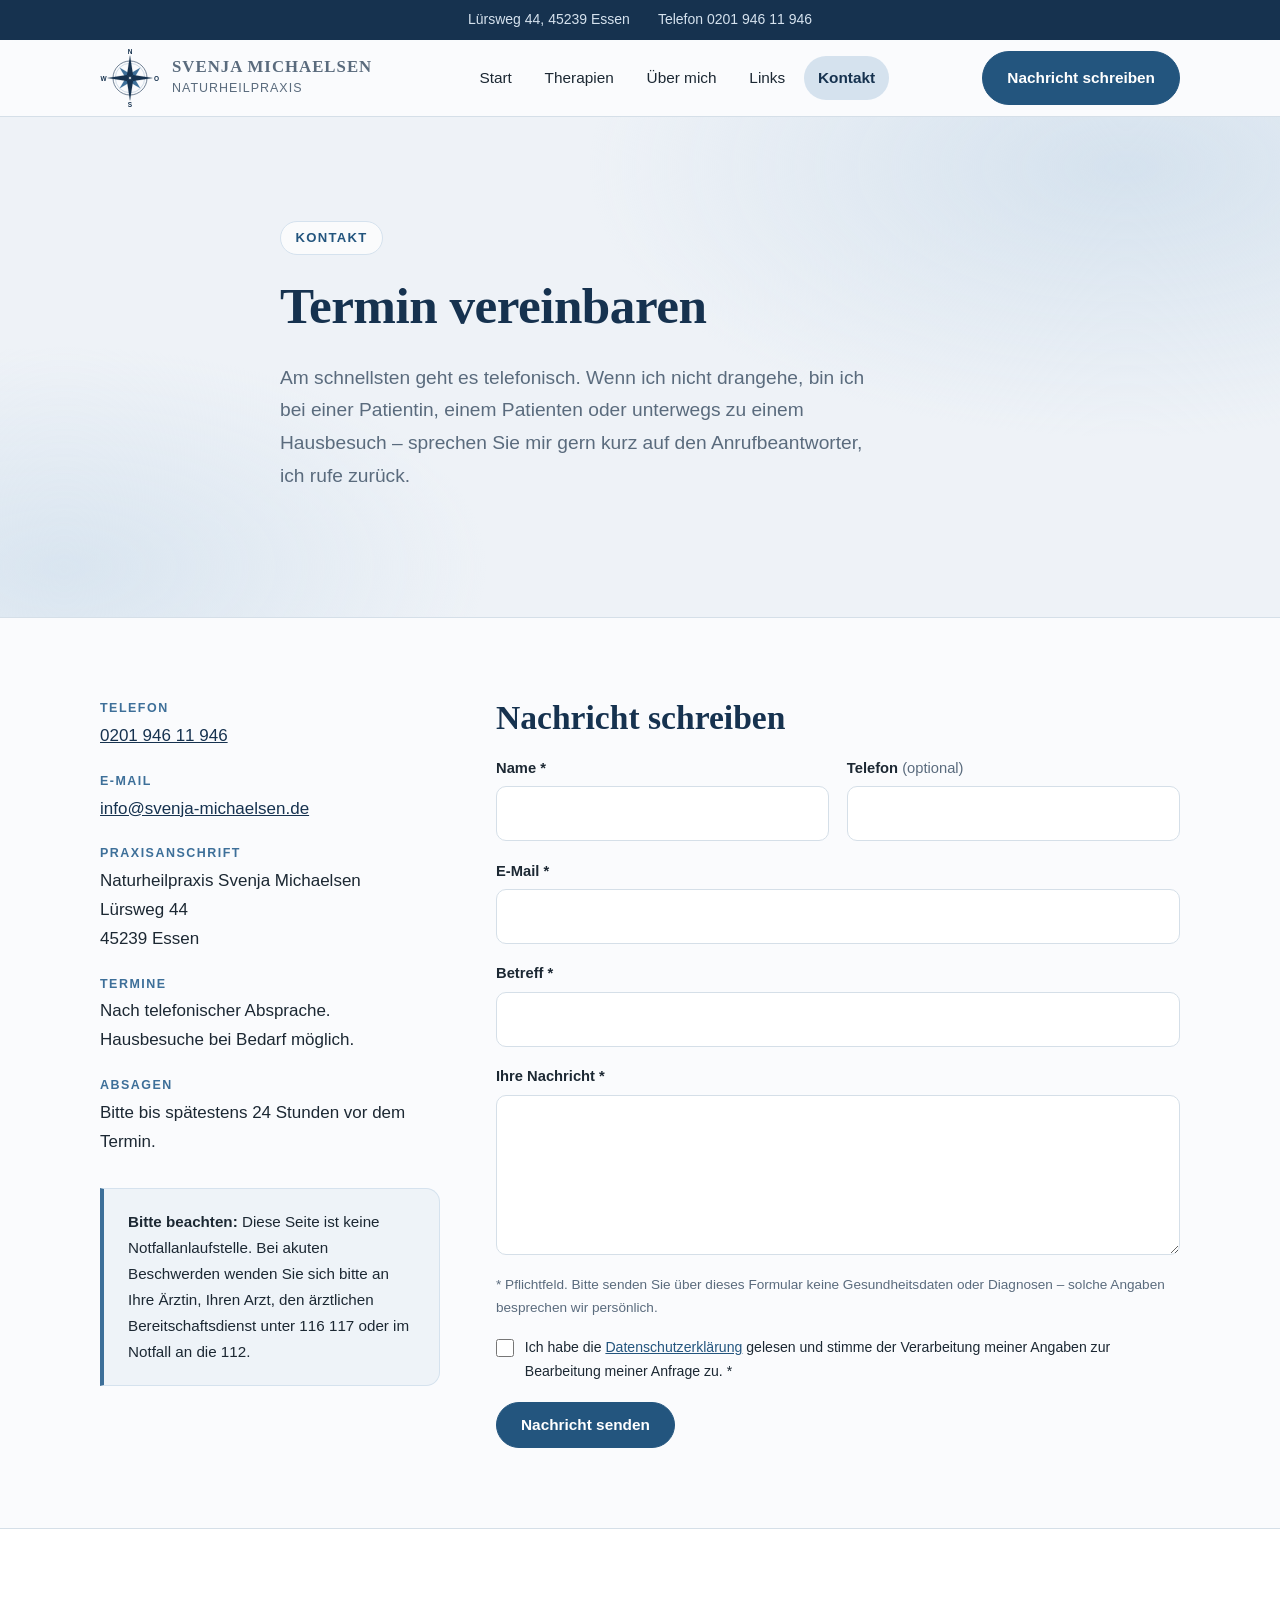
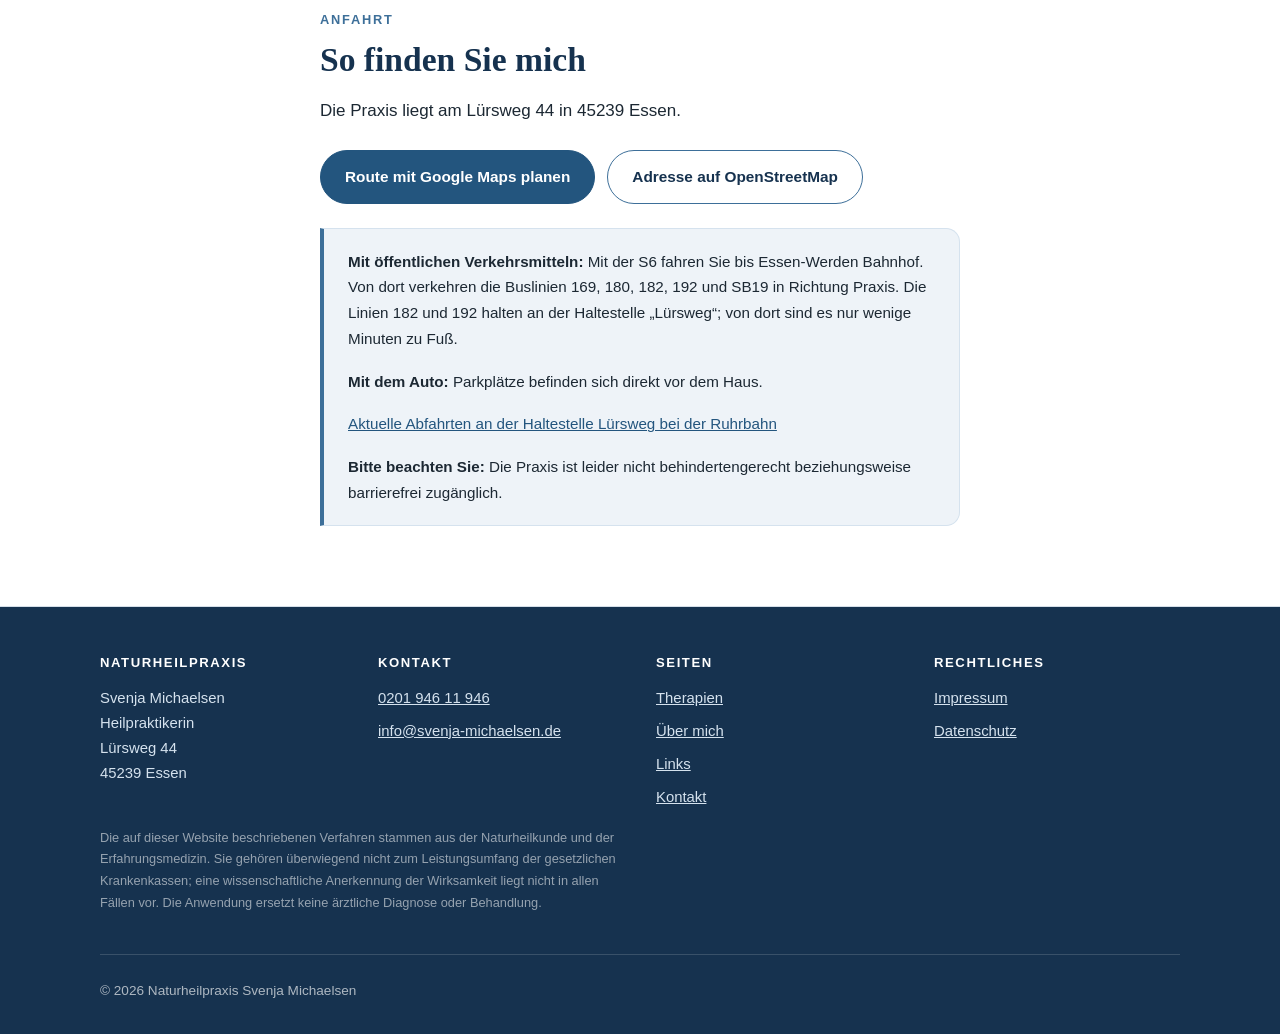
<file: kontakt.html>
﻿<!DOCTYPE html>
<html lang="de">
<head>
<meta charset="utf-8">
<meta name="viewport" content="width=device-width, initial-scale=1">
<title>Kontakt &amp; Terminvereinbarung | Naturheilpraxis Svenja Michaelsen, Essen</title>
<meta name="description" content="Naturheilpraxis Svenja Michaelsen, Lürsweg 44, 45239 Essen. Telefon 0201 946 11 946. Anreise mit S6 und Bus; Parkplätze befinden sich vor dem Haus.">
<link rel="canonical" href="https://svenja-michaelsen.de/kontakt.html">
<link rel="stylesheet" href="css/style.css?v=2">
<link rel="icon" href="img/logo-einfach.svg" type="image/svg+xml">
</head>
<body>
<a class="skip" href="#inhalt">Zum Inhalt springen</a>

<div class="topbar">
  <div class="wrap">
    <span>Lürsweg 44, 45239 Essen</span>
    <a href="tel:+492019461194">Telefon 0201 946 11 946</a>
  </div>
</div>

<header class="kopf">
  <div class="wrap">
    <a class="marke" href="index.html">
      <img src="img/logo.svg" alt="" width="60" height="60">
      <span><b>Svenja Michaelsen</b><span>Naturheilpraxis</span></span>
    </a>
    <nav aria-label="Hauptmenü">
      <ul class="menue">
        <li><a href="index.html">Start</a></li>
        <li><a href="therapien.html">Therapien</a></li>
        <li><a href="ueber-mich.html">Über mich</a></li>
        <li><a href="links.html">Links</a></li>
        <li><a href="kontakt.html" aria-current="page">Kontakt</a></li>
      </ul>
    </nav>
    <a class="knopf" href="#formular">Nachricht schreiben</a>
  </div>
</header>

<main id="inhalt">

  <div class="hero">
    <div class="wrap eng">
      <span class="augen">Kontakt</span>
      <h1>Termin vereinbaren</h1>
      <p class="lead">Am schnellsten geht es telefonisch. Wenn ich nicht drangehe, bin ich bei einer Patientin, einem Patienten oder unterwegs zu einem Hausbesuch – sprechen Sie mir gern kurz auf den Anrufbeantworter, ich rufe zurück.</p>
    </div>
  </div>

  <section>
    <div class="wrap">
      <div class="kontaktgitter">

        <div>
          <dl class="daten">
            <div>
              <dt>Telefon</dt>
              <dd><a href="tel:+492019461194">0201 946 11 946</a></dd>
            </div>
            <div>
              <dt>E-Mail</dt>
              <dd><a href="mailto:info@svenja-michaelsen.de">info@svenja-michaelsen.de</a></dd>
            </div>
            <div>
              <dt>Praxisanschrift</dt>
              <dd>Naturheilpraxis Svenja Michaelsen<br>Lürsweg 44<br>45239 Essen</dd>
            </div>
            <div>
              <dt>Termine</dt>
              <dd>Nach telefonischer Absprache.<br>Hausbesuche bei Bedarf möglich.</dd>
            </div>
            <div>
              <dt>Absagen</dt>
              <dd>Bitte bis spätestens 24 Stunden vor dem Termin.</dd>
            </div>
          </dl>

          <div class="hinweis">
            <p><strong>Bitte beachten:</strong> Diese Seite ist keine Notfallanlaufstelle. Bei akuten Beschwerden wenden Sie sich bitte an Ihre Ärztin, Ihren Arzt, den ärztlichen Bereitschaftsdienst unter 116 117 oder im Notfall an die 112.</p>
          </div>
        </div>

        <div id="formular">
          <h2>Nachricht schreiben</h2>

          <form action="index.php" method="post" accept-charset="UTF-8" aria-describedby="formhinweis">
            <div class="honigtopf" aria-hidden="true">
              <label for="website">Website</label>
              <input type="text" id="website" name="website" tabindex="-1" autocomplete="off">
            </div>
            <div class="zweispaltig">
              <div class="feld">
                <label for="name">Name *</label>
                <input type="text" id="name" name="name" autocomplete="name" maxlength="100" required>
              </div>
              <div class="feld">
                <label for="telefon">Telefon <span class="opt">(optional)</span></label>
                <input type="tel" id="telefon" name="telefon" autocomplete="tel" maxlength="50">
              </div>
            </div>

            <div class="feld">
              <label for="email">E-Mail *</label>
              <input type="email" id="email" name="email" autocomplete="email" maxlength="150" required>
            </div>

            <div class="feld">
              <label for="betreff">Betreff *</label>
              <input type="text" id="betreff" name="betreff" maxlength="150" required>
            </div>

            <div class="feld">
              <label for="nachricht">Ihre Nachricht *</label>
              <textarea id="nachricht" name="nachricht" maxlength="5000" required></textarea>
            </div>

            <p class="pflichtnote" id="formhinweis">* Pflichtfeld. Bitte senden Sie über dieses Formular keine Gesundheitsdaten oder Diagnosen – solche Angaben besprechen wir persönlich.</p>

            <div class="einwilligung">
              <input type="checkbox" id="datenschutz-einwilligung" name="datenschutz_einwilligung" value="ja" required>
              <label for="datenschutz-einwilligung">Ich habe die <a href="datenschutz.html#kontaktformular" target="_blank">Datenschutzerklärung</a> gelesen und stimme der Verarbeitung meiner Angaben zur Bearbeitung meiner Anfrage zu. *</label>
            </div>

            <div>
              <button type="submit" class="knopf">Nachricht senden</button>
            </div>
          </form>
        </div>

      </div>
    </div>
  </section>

  <section class="hell">
    <div class="wrap eng">
      <span class="uebertitel">Anfahrt</span>
      <h2>So finden Sie mich</h2>
      <p>Die Praxis liegt am Lürsweg 44 in 45239 Essen.</p>
      <div class="routenlinks">
        <a class="knopf" href="https://www.google.com/maps/dir/?api=1&amp;destination=L%C3%BCrsweg%2044%2C%2045239%20Essen" target="_blank" rel="noopener noreferrer">Route mit Google Maps planen</a>
        <a class="knopf hell" href="https://www.openstreetmap.org/search?query=L%C3%BCrsweg%2044%2C%2045239%20Essen" target="_blank" rel="noopener noreferrer">Adresse auf OpenStreetMap</a>
      </div>
      <div class="hinweis" style="margin-top:1.5rem">
        <p><strong>Mit öffentlichen Verkehrsmitteln:</strong> Mit der S6 fahren Sie bis Essen-Werden Bahnhof. Von dort verkehren die Buslinien 169, 180, 182, 192 und SB19 in Richtung Praxis. Die Linien 182 und 192 halten an der Haltestelle „Lürsweg“; von dort sind es nur wenige Minuten zu Fuß.</p>
        <p><strong>Mit dem Auto:</strong> Parkplätze befinden sich direkt vor dem Haus.</p>
        <p><a href="https://www.ruhrbahn.de/essen/fahrplan/haltestellen/haltestelle/luersweg" target="_blank" rel="noopener noreferrer">Aktuelle Abfahrten an der Haltestelle Lürsweg bei der Ruhrbahn</a></p>
        <p><strong>Bitte beachten Sie:</strong> Die Praxis ist leider nicht behindertengerecht beziehungsweise barrierefrei zugänglich.</p>
      </div>
    </div>
  </section>

</main>

<footer class="fuss">
  <div class="wrap">
    <div class="fussgitter">
      <div>
        <h3>Naturheilpraxis</h3>
        <p>Svenja Michaelsen<br>Heilpraktikerin<br>Lürsweg 44<br>45239 Essen</p>
      </div>
      <div>
        <h3>Kontakt</h3>
        <ul>
          <li><a href="tel:+492019461194">0201 946 11 946</a></li>
          <li><a href="mailto:info@svenja-michaelsen.de">info@svenja-michaelsen.de</a></li>
        </ul>
      </div>
      <nav>
        <h3>Seiten</h3>
        <ul>
          <li><a href="therapien.html">Therapien</a></li>
          <li><a href="ueber-mich.html">Über mich</a></li>
          <li><a href="links.html">Links</a></li>
          <li><a href="kontakt.html">Kontakt</a></li>
        </ul>
      </nav>
      <nav>
        <h3>Rechtliches</h3>
        <ul>
          <li><a href="impressum.html">Impressum</a></li>
          <li><a href="datenschutz.html">Datenschutz</a></li>
        </ul>
      </nav>
    </div>
    <p class="disclaimer">Die auf dieser Website beschriebenen Verfahren stammen aus der Naturheilkunde und der Erfahrungsmedizin. Sie gehören überwiegend nicht zum Leistungsumfang der gesetzlichen Krankenkassen; eine wissenschaftliche Anerkennung der Wirksamkeit liegt nicht in allen Fällen vor. Die Anwendung ersetzt keine ärztliche Diagnose oder Behandlung.</p>
    <div class="fussnote">
      <span>© 2026 Naturheilpraxis Svenja Michaelsen</span>
    </div>
  </div>
</footer>

</body>
</html>
</file>
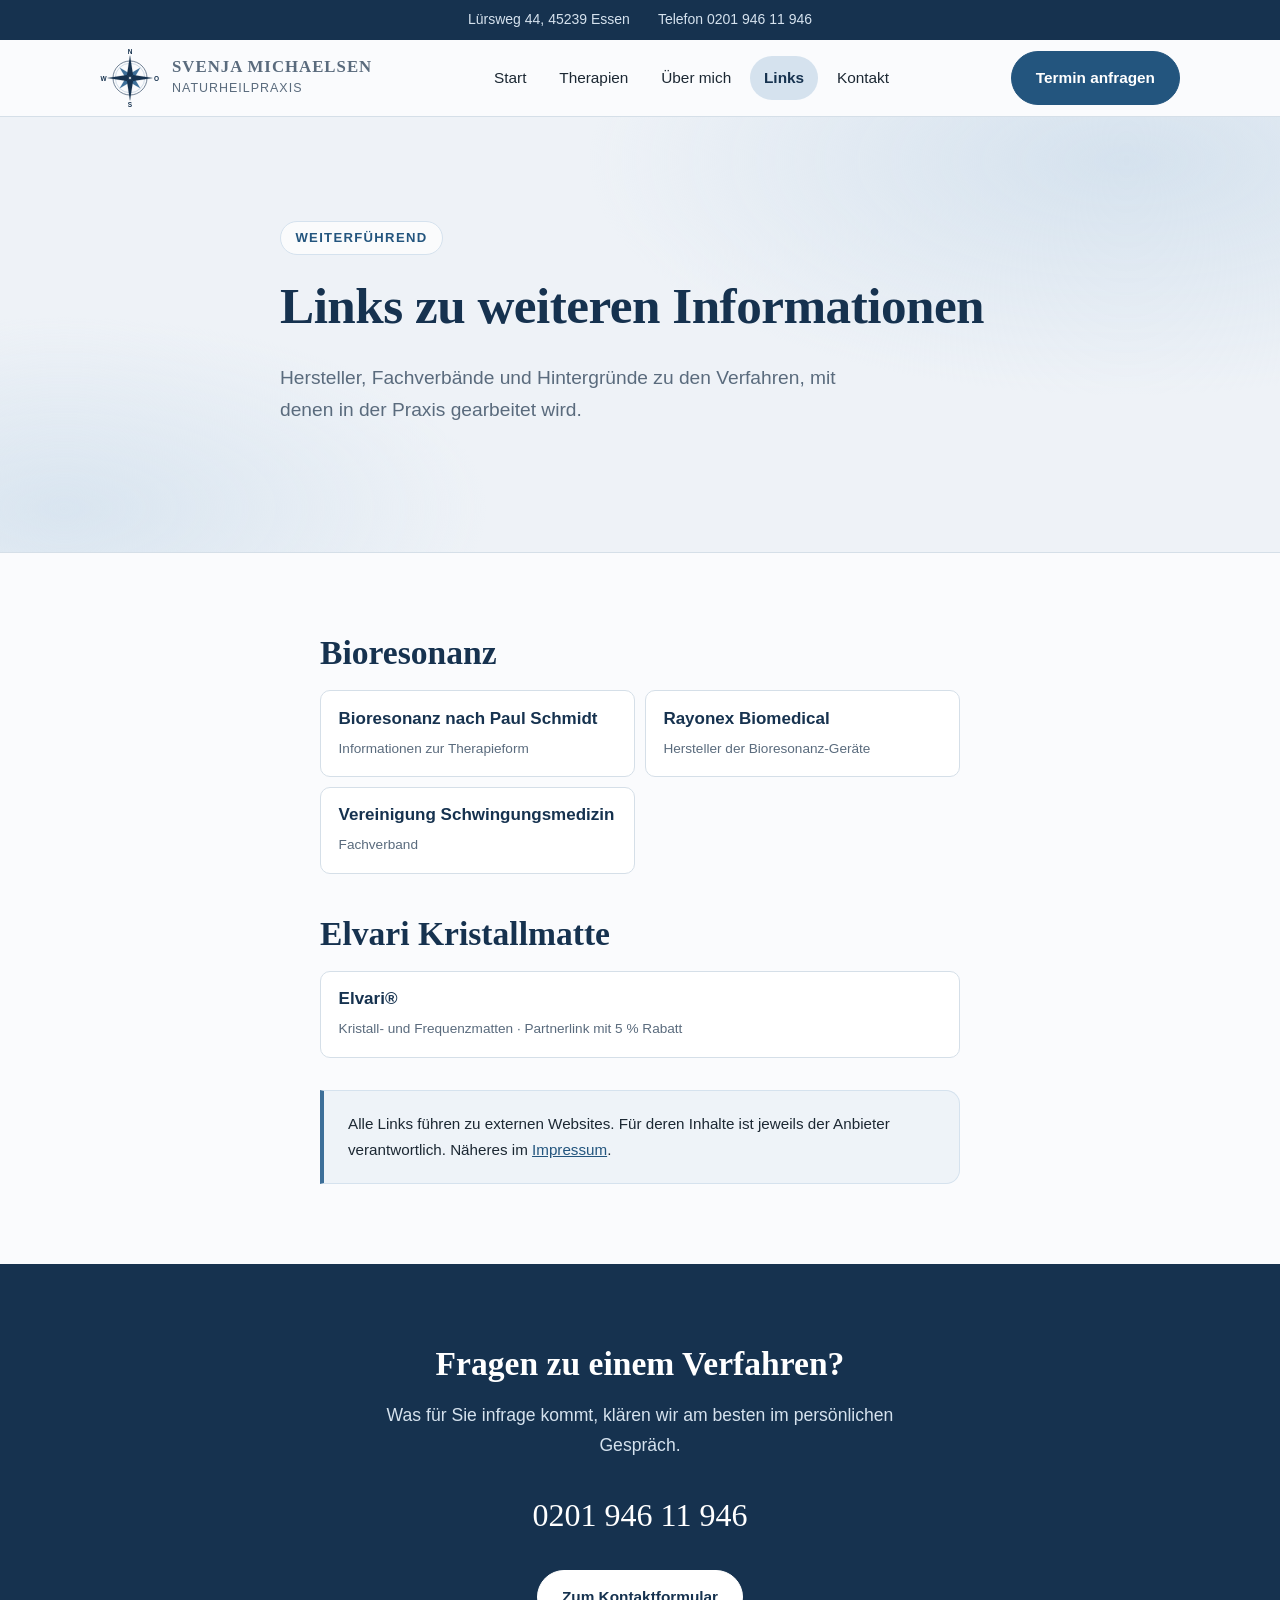
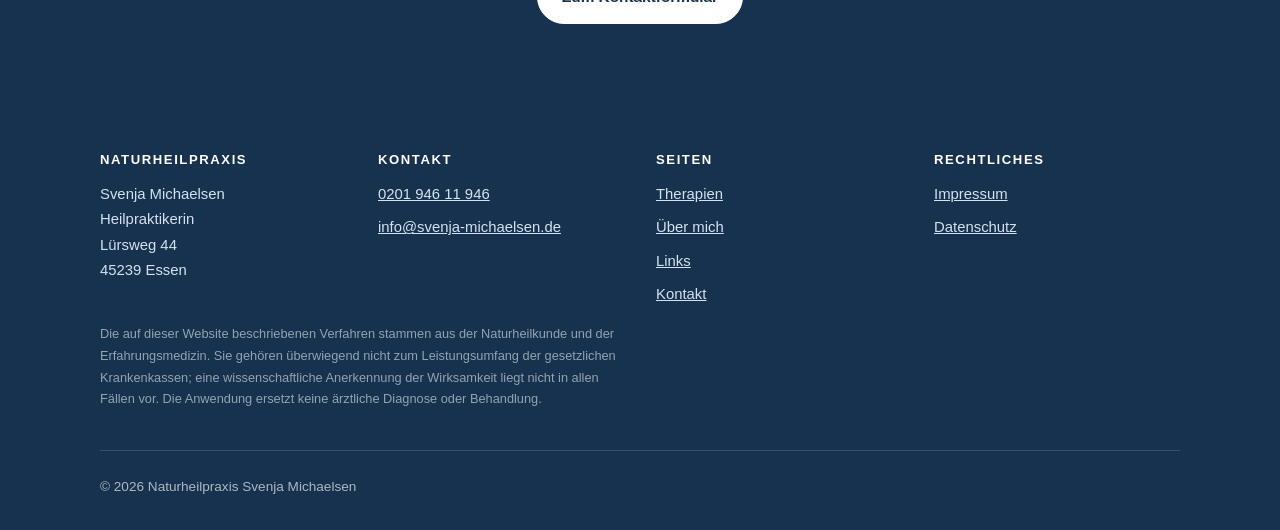
<file: links.html>
﻿<!DOCTYPE html>
<html lang="de">
<head>
<meta charset="utf-8">
<meta name="viewport" content="width=device-width, initial-scale=1">
<title>Links zu weiteren Informationen | Naturheilpraxis Svenja Michaelsen</title>
<meta name="description" content="Weiterführende Informationen zu Bioresonanz nach Paul Schmidt, Rayonex Biomedical und Schwingungsmedizin.">
<link rel="canonical" href="https://svenja-michaelsen.de/links.html">
<link rel="stylesheet" href="css/style.css?v=2">
<link rel="icon" href="img/logo.svg" type="image/svg+xml">
</head>
<body>
<a class="skip" href="#inhalt">Zum Inhalt springen</a>

<div class="topbar">
  <div class="wrap">
    <span>Lürsweg 44, 45239 Essen</span>
    <a href="tel:+492019461194">Telefon 0201 946 11 946</a>
  </div>
</div>

<header class="kopf">
  <div class="wrap">
    <a class="marke" href="index.html">
      <img src="img/logo.svg" alt="" width="60" height="60">
      <span><b>Svenja Michaelsen</b><span>Naturheilpraxis</span></span>
    </a>
    <nav aria-label="Hauptmenü">
      <ul class="menue">
        <li><a href="index.html">Start</a></li>
        <li><a href="therapien.html">Therapien</a></li>
        <li><a href="ueber-mich.html">Über mich</a></li>
        <li><a href="links.html" aria-current="page">Links</a></li>
        <li><a href="kontakt.html">Kontakt</a></li>
      </ul>
    </nav>
    <a class="knopf" href="kontakt.html">Termin anfragen</a>
  </div>
</header>

<main id="inhalt">

  <div class="hero">
    <div class="wrap eng">
      <span class="augen">Weiterführend</span>
      <h1>Links zu weiteren Informationen</h1>
      <p class="lead">Hersteller, Fachverbände und Hintergründe zu den Verfahren, mit denen in der Praxis gearbeitet wird.</p>
    </div>
  </div>

  <section>
    <div class="wrap eng">

      <h2>Bioresonanz</h2>
      <ul class="linkliste">
        <li><a href="https://www.rayonex.de/" target="_blank" rel="noopener noreferrer"><b>Bioresonanz nach Paul Schmidt</b><span>Informationen zur Therapieform</span></a></li>
        <li><a href="https://rayonex-biomedical.de/" target="_blank" rel="noopener noreferrer"><b>Rayonex Biomedical</b><span>Hersteller der Bioresonanz-Geräte</span></a></li>
        <li><a href="https://vereinigung-schwingungsmedizin.de/" target="_blank" rel="noopener noreferrer"><b>Vereinigung Schwingungsmedizin</b><span>Fachverband</span></a></li>
      </ul>

      <h2 style="margin-top:2.5rem">Elvari Kristallmatte</h2>
      <ul class="linkliste">
        <li><a href="https://www.elvari.de/?ref=zmleyqmu" target="_blank" rel="sponsored noopener noreferrer"><b>Elvari®</b><span>Kristall- und Frequenzmatten · Partnerlink mit 5&nbsp;% Rabatt</span></a></li>
      </ul>

      <div class="hinweis" style="margin-top:2rem">
        <p>Alle Links führen zu externen Websites. Für deren Inhalte ist jeweils der Anbieter verantwortlich. Näheres im <a href="impressum.html">Impressum</a>.</p>
      </div>

    </div>
  </section>

  <section class="dunkel band">
    <div class="wrap">
      <h2>Fragen zu einem Verfahren?</h2>
      <p>Was für Sie infrage kommt, klären wir am besten im persönlichen Gespräch.</p>
      <a class="tel" href="tel:+492019461194">0201 946 11 946</a>
      <div class="aktionen">
        <a class="knopf weiss" href="kontakt.html">Zum Kontaktformular</a>
      </div>
    </div>
  </section>

</main>

<footer class="fuss">
  <div class="wrap">
    <div class="fussgitter">
      <div>
        <h3>Naturheilpraxis</h3>
        <p>Svenja Michaelsen<br>Heilpraktikerin<br>Lürsweg 44<br>45239 Essen</p>
      </div>
      <div>
        <h3>Kontakt</h3>
        <ul>
          <li><a href="tel:+492019461194">0201 946 11 946</a></li>
          <li><a href="mailto:info@svenja-michaelsen.de">info@svenja-michaelsen.de</a></li>
        </ul>
      </div>
      <nav>
        <h3>Seiten</h3>
        <ul>
          <li><a href="therapien.html">Therapien</a></li>
          <li><a href="ueber-mich.html">Über mich</a></li>
          <li><a href="links.html">Links</a></li>
          <li><a href="kontakt.html">Kontakt</a></li>
        </ul>
      </nav>
      <nav>
        <h3>Rechtliches</h3>
        <ul>
          <li><a href="impressum.html">Impressum</a></li>
          <li><a href="datenschutz.html">Datenschutz</a></li>
        </ul>
      </nav>
    </div>
    <p class="disclaimer">Die auf dieser Website beschriebenen Verfahren stammen aus der Naturheilkunde und der Erfahrungsmedizin. Sie gehören überwiegend nicht zum Leistungsumfang der gesetzlichen Krankenkassen; eine wissenschaftliche Anerkennung der Wirksamkeit liegt nicht in allen Fällen vor. Die Anwendung ersetzt keine ärztliche Diagnose oder Behandlung.</p>
    <div class="fussnote">
      <span>© 2026 Naturheilpraxis Svenja Michaelsen</span>
    </div>
  </div>
</footer>

</body>
</html>
</file>
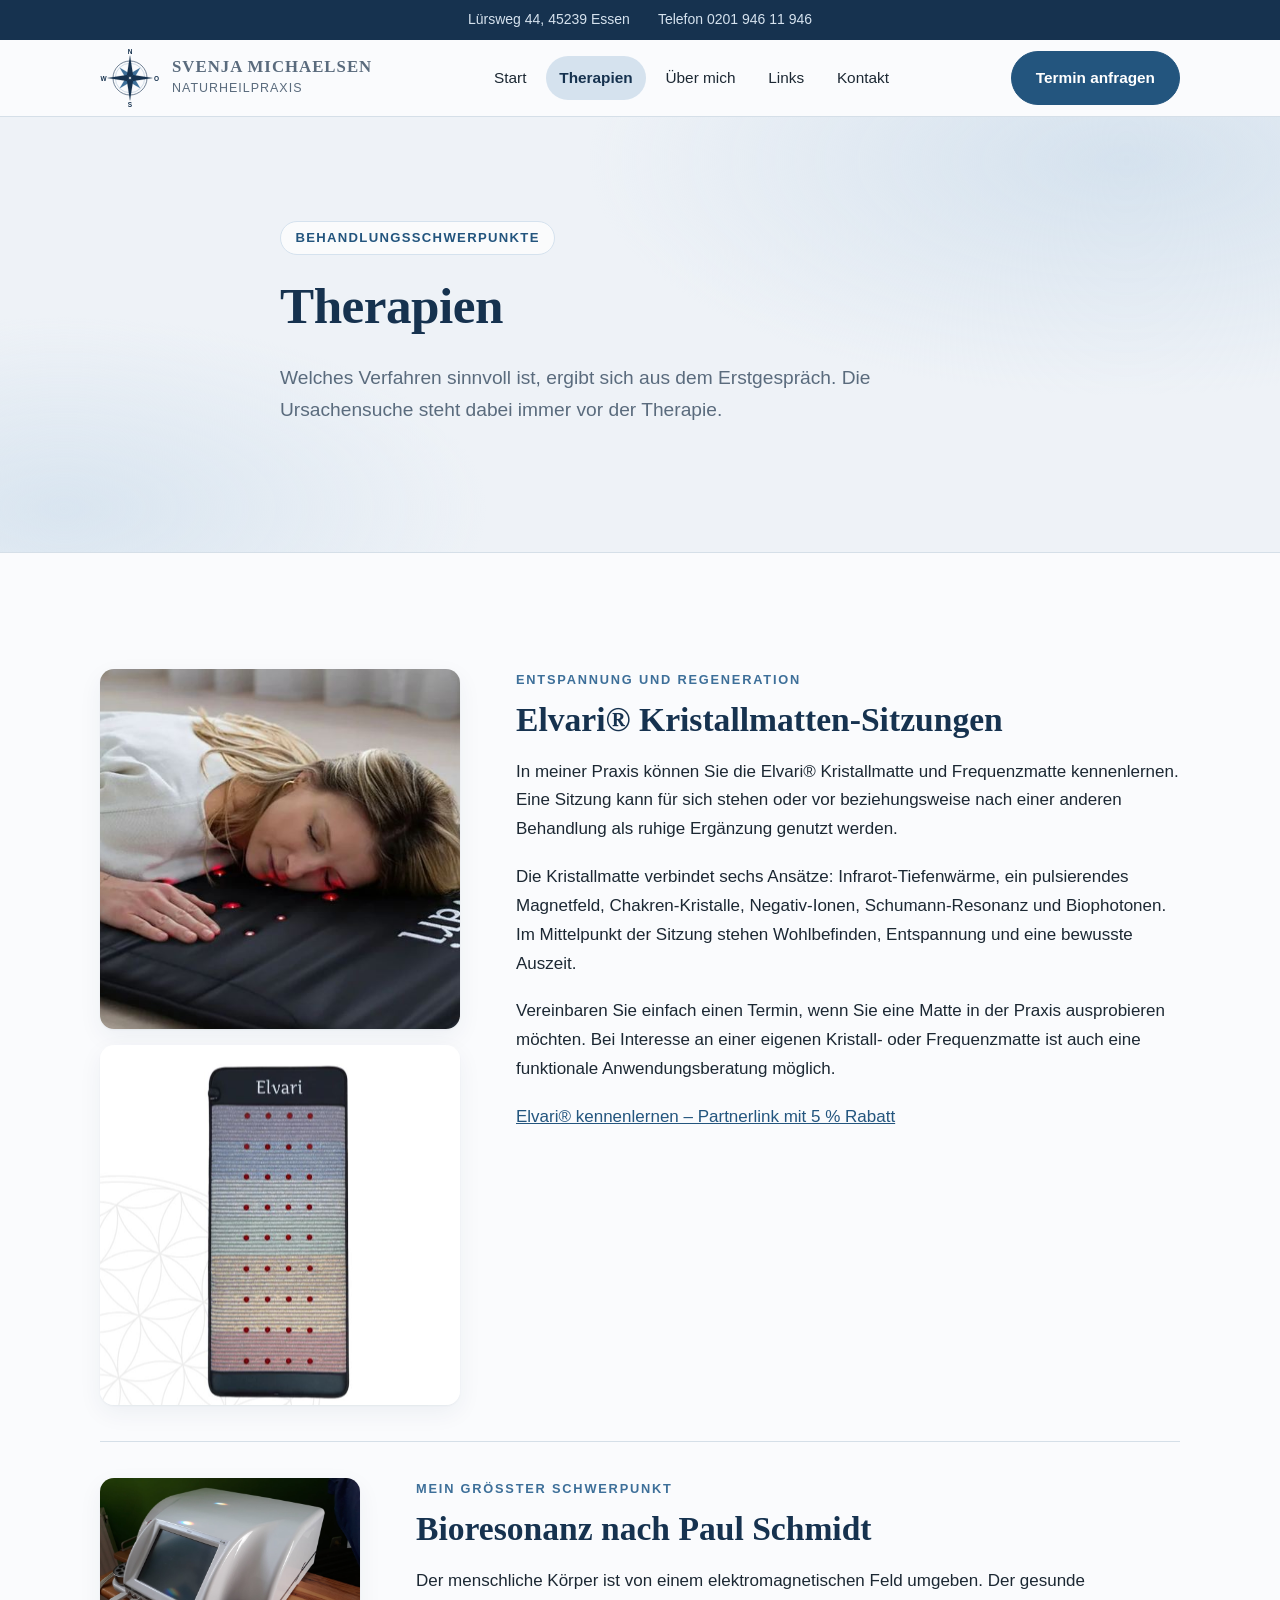
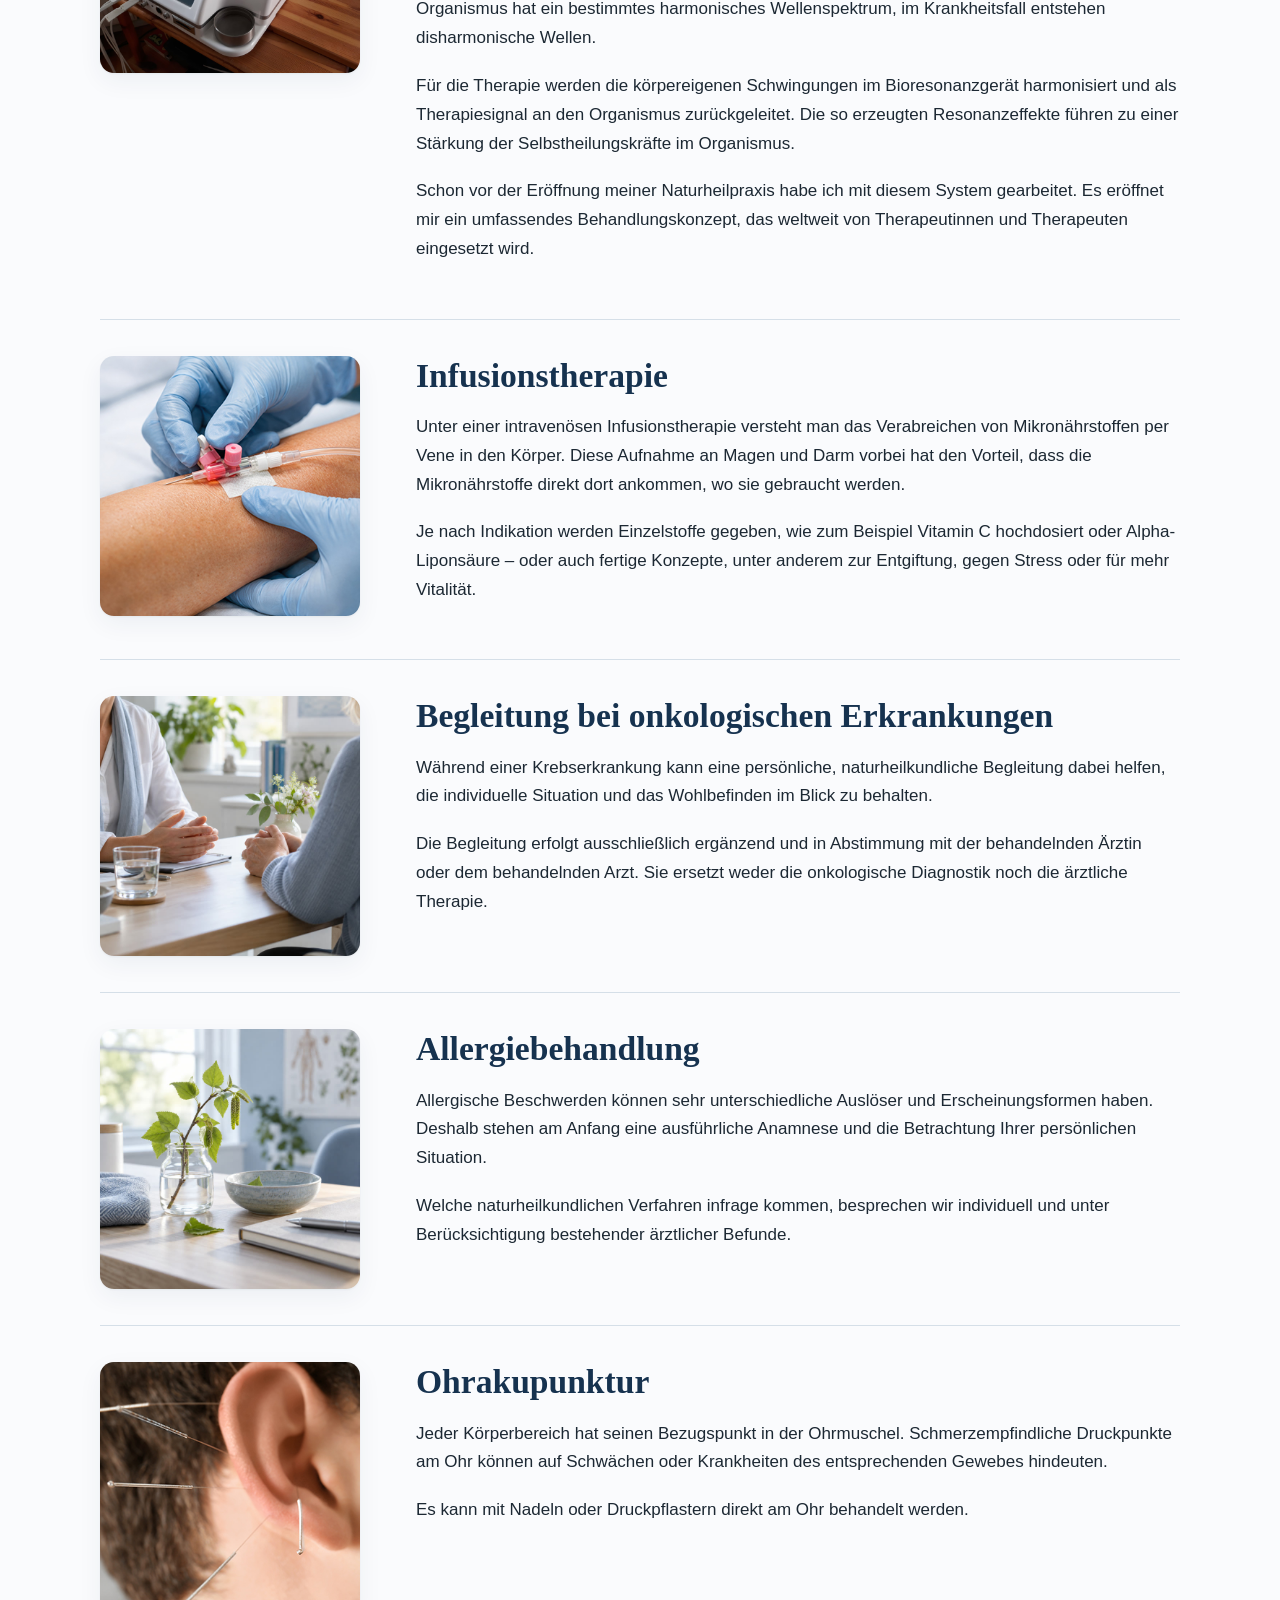
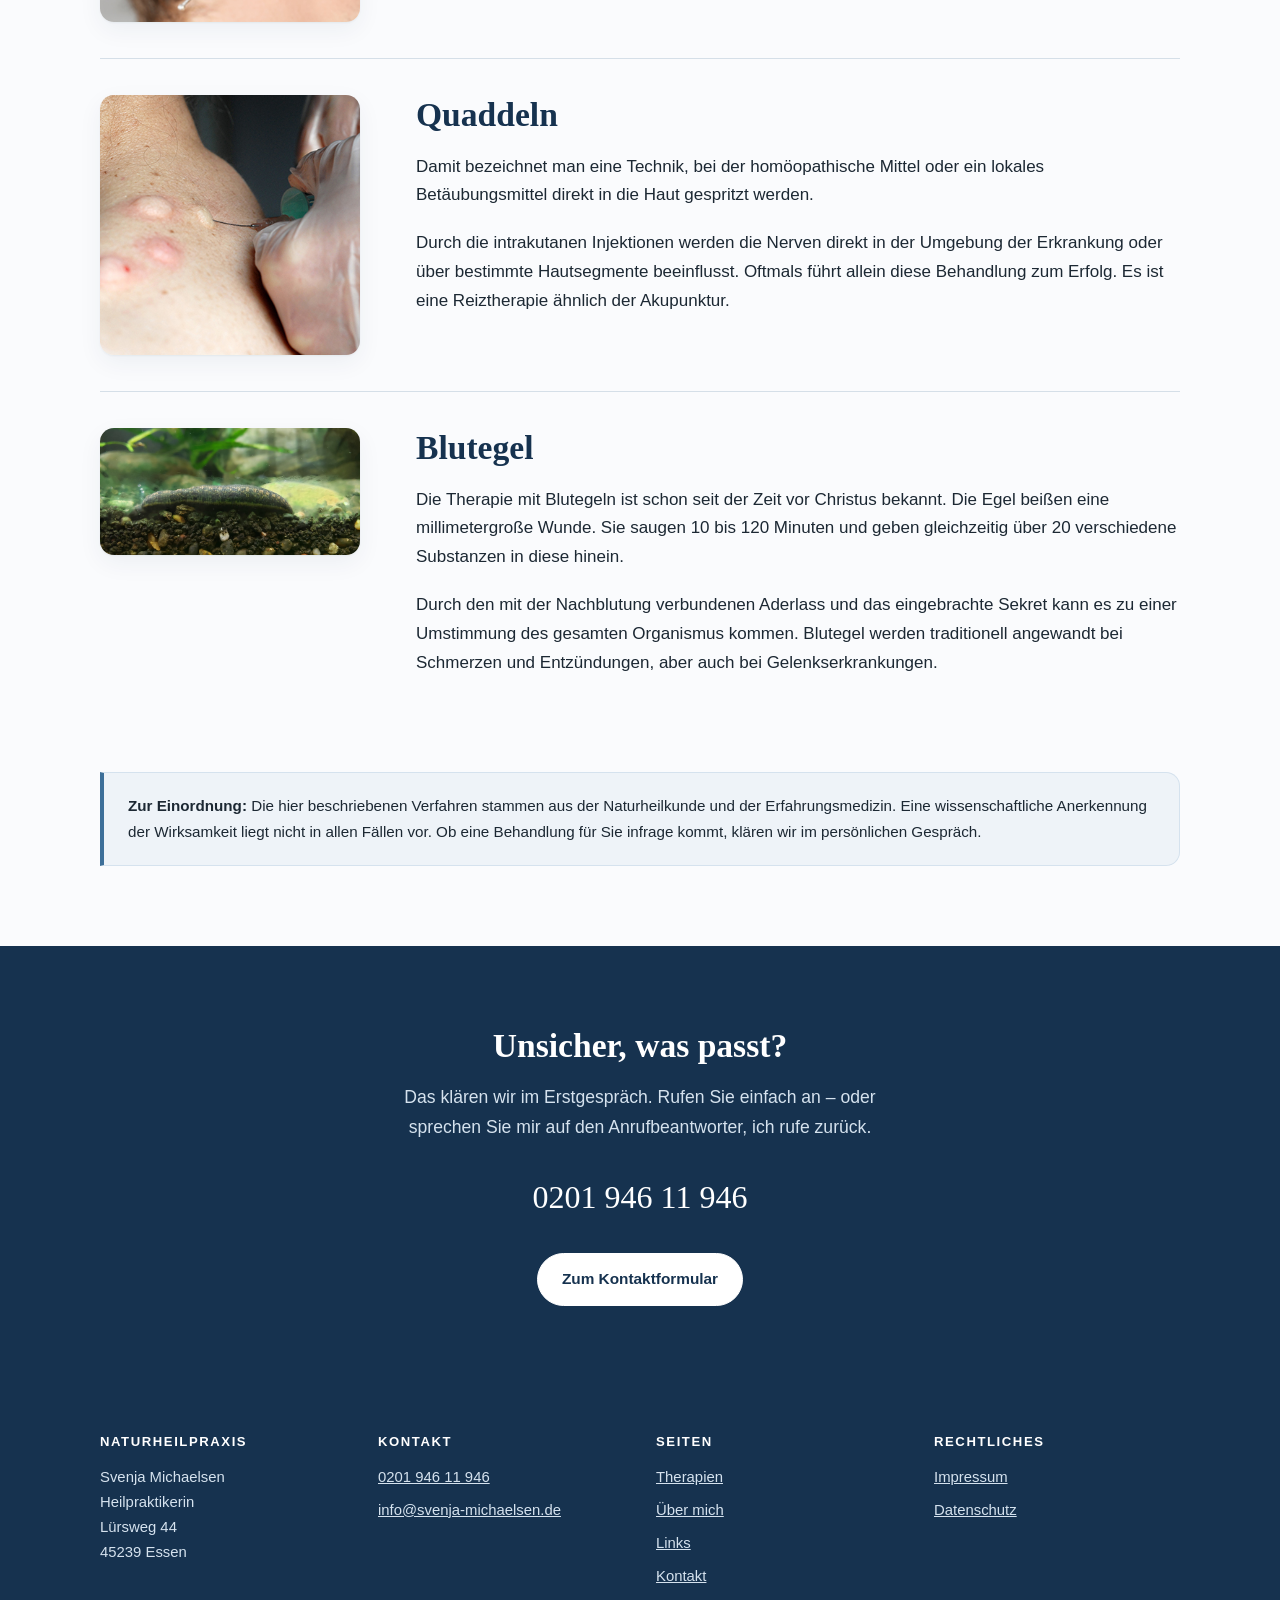
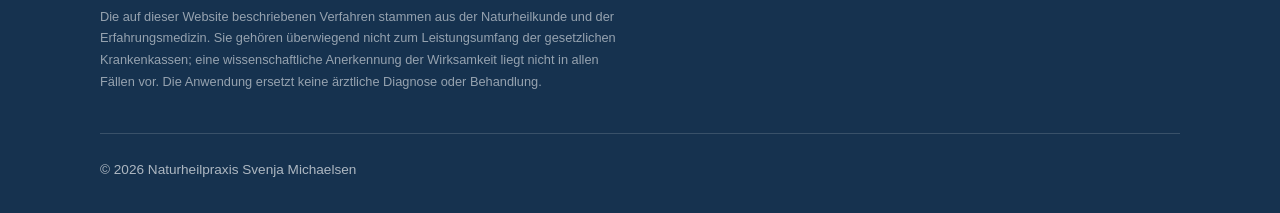
<file: therapien.html>
﻿<!DOCTYPE html>
<html lang="de">
<head>
<meta charset="utf-8">
<meta name="viewport" content="width=device-width, initial-scale=1">
<title>Therapien &amp; Behandlungsschwerpunkte | Naturheilpraxis Svenja Michaelsen</title>
<meta name="description" content="Bioresonanz nach Paul Schmidt, Elvari Kristallmatten-Sitzungen, Infusionstherapie, Allergiebehandlung und Begleitung bei onkologischen Erkrankungen in Essen.">
<link rel="canonical" href="https://svenja-michaelsen.de/therapien.html">
<link rel="stylesheet" href="css/style.css?v=2">
<link rel="icon" href="img/logo-einfach.svg" type="image/svg+xml">
</head>
<body>
<a class="skip" href="#inhalt">Zum Inhalt springen</a>

<div class="topbar">
  <div class="wrap">
    <span>Lürsweg 44, 45239 Essen</span>
    <a href="tel:+492019461194">Telefon 0201 946 11 946</a>
  </div>
</div>

<header class="kopf">
  <div class="wrap">
    <a class="marke" href="index.html">
      <img src="img/logo.svg" alt="" width="60" height="60">
      <span><b>Svenja Michaelsen</b><span>Naturheilpraxis</span></span>
    </a>
    <nav aria-label="Hauptmenü">
      <ul class="menue">
        <li><a href="index.html">Start</a></li>
        <li><a href="therapien.html" aria-current="page">Therapien</a></li>
        <li><a href="ueber-mich.html">Über mich</a></li>
        <li><a href="links.html">Links</a></li>
        <li><a href="kontakt.html">Kontakt</a></li>
      </ul>
    </nav>
    <a class="knopf" href="kontakt.html">Termin anfragen</a>
  </div>
</header>

<main id="inhalt">

  <div class="hero">
    <div class="wrap eng">
      <span class="augen">Behandlungsschwerpunkte</span>
      <h1>Therapien</h1>
      <p class="lead">Welches Verfahren sinnvoll ist, ergibt sich aus dem Erstgespräch. Die Ursachensuche steht dabei immer vor der Therapie.</p>
    </div>
  </div>

  <section>
    <div class="wrap">

      <article class="therapie" id="elvari-kristallmatte">
        <div class="elvari-layout">
          <div class="elvari-bilder">
            <img src="img/elvari-anwendung.jpg" alt="Entspannung auf einer Elvari Kristallmatte" width="678" height="498" loading="lazy">
            <img src="img/elvari-kristallmatte.jpg" alt="Elvari Kristallmatte mit Kristallsteinen" width="719" height="741" loading="lazy">
          </div>
          <div>
            <span class="uebertitel">Entspannung und Regeneration</span>
            <h2>Elvari® Kristallmatten-Sitzungen</h2>
            <p>In meiner Praxis können Sie die Elvari® Kristallmatte und Frequenzmatte kennenlernen. Eine Sitzung kann für sich stehen oder vor beziehungsweise nach einer anderen Behandlung als ruhige Ergänzung genutzt werden.</p>
            <p>Die Kristallmatte verbindet sechs Ansätze: Infrarot-Tiefenwärme, ein pulsierendes Magnetfeld, Chakren-Kristalle, Negativ-Ionen, Schumann-Resonanz und Biophotonen. Im Mittelpunkt der Sitzung stehen Wohlbefinden, Entspannung und eine bewusste Auszeit.</p>
            <p>Vereinbaren Sie einfach einen Termin, wenn Sie eine Matte in der Praxis ausprobieren möchten. Bei Interesse an einer eigenen Kristall- oder Frequenzmatte ist auch eine funktionale Anwendungsberatung möglich.</p>
            <p><a href="https://www.elvari.de/?ref=zmleyqmu" target="_blank" rel="sponsored noopener noreferrer">Elvari® kennenlernen – Partnerlink mit 5&nbsp;% Rabatt</a></p>
          </div>
        </div>
      </article>

      <article class="therapie" id="bioresonanz">
        <div class="duo">
          <img src="img/bioresonanz-praxis-web.jpg" alt="Bioresonanzgerät in der Naturheilpraxis" width="1600" height="1200" loading="lazy">
          <div>
            <span class="uebertitel">Mein größter Schwerpunkt</span>
            <h2>Bioresonanz nach Paul Schmidt</h2>
            <p>Der menschliche Körper ist von einem elektromagnetischen Feld umgeben. Der gesunde Organismus hat ein bestimmtes harmonisches Wellenspektrum, im Krankheitsfall entstehen disharmonische Wellen.</p>
            <p>Für die Therapie werden die körpereigenen Schwingungen im Bioresonanzgerät harmonisiert und als Therapiesignal an den Organismus zurückgeleitet. Die so erzeugten Resonanzeffekte führen zu einer Stärkung der Selbstheilungskräfte im Organismus.</p>
            <p>Schon vor der Eröffnung meiner Naturheilpraxis habe ich mit diesem System gearbeitet. Es eröffnet mir ein umfassendes Behandlungskonzept, das weltweit von Therapeutinnen und Therapeuten eingesetzt wird.</p>
          </div>
        </div>
      </article>

      <article class="therapie" id="infusionstherapie">
        <div class="duo">
          <img src="img/infusionstherapie.jpg" alt="Infusion" width="360" height="360" loading="lazy">
          <div>
            <h2>Infusionstherapie</h2>
            <p>Unter einer intravenösen Infusionstherapie versteht man das Verabreichen von Mikronährstoffen per Vene in den Körper. Diese Aufnahme an Magen und Darm vorbei hat den Vorteil, dass die Mikronährstoffe direkt dort ankommen, wo sie gebraucht werden.</p>
            <p>Je nach Indikation werden Einzelstoffe gegeben, wie zum Beispiel Vitamin C hochdosiert oder Alpha-Liponsäure – oder auch fertige Konzepte, unter anderem zur Entgiftung, gegen Stress oder für mehr Vitalität.</p>
          </div>
        </div>
      </article>

      <article class="therapie" id="onkologische-begleitung">
        <div class="duo">
          <img src="img/onkologische-begleitung.jpg" alt="Beratungsgespräch in ruhiger Praxisatmosphäre" width="360" height="360" loading="lazy">
          <div>
            <h2>Begleitung bei onkologischen Erkrankungen</h2>
            <p>Während einer Krebserkrankung kann eine persönliche, naturheilkundliche Begleitung dabei helfen, die individuelle Situation und das Wohlbefinden im Blick zu behalten.</p>
            <p>Die Begleitung erfolgt ausschließlich ergänzend und in Abstimmung mit der behandelnden Ärztin oder dem behandelnden Arzt. Sie ersetzt weder die onkologische Diagnostik noch die ärztliche Therapie.</p>
          </div>
        </div>
      </article>

      <article class="therapie" id="allergiebehandlung">
        <div class="duo">
          <img src="img/allergiebehandlung.jpg" alt="Birkenzweig in einer hellen Praxis" width="360" height="360" loading="lazy">
          <div>
            <h2>Allergiebehandlung</h2>
            <p>Allergische Beschwerden können sehr unterschiedliche Auslöser und Erscheinungsformen haben. Deshalb stehen am Anfang eine ausführliche Anamnese und die Betrachtung Ihrer persönlichen Situation.</p>
            <p>Welche naturheilkundlichen Verfahren infrage kommen, besprechen wir individuell und unter Berücksichtigung bestehender ärztlicher Befunde.</p>
          </div>
        </div>
      </article>

      <article class="therapie" id="ohrakupunktur">
        <div class="duo">
          <img src="img/ohrakupunktur.jpg" alt="Akupunkturnadeln an einer Ohrmuschel" width="360" height="360" loading="lazy">
          <div>
            <h2>Ohrakupunktur</h2>
            <p>Jeder Körperbereich hat seinen Bezugspunkt in der Ohrmuschel. Schmerzempfindliche Druckpunkte am Ohr können auf Schwächen oder Krankheiten des entsprechenden Gewebes hindeuten.</p>
            <p>Es kann mit Nadeln oder Druckpflastern direkt am Ohr behandelt werden.</p>
          </div>
        </div>
      </article>

      <article class="therapie" id="quaddeln">
        <div class="duo">
          <img src="img/quaddeln.jpg" alt="" width="360" height="360" loading="lazy">
          <div>
            <h2>Quaddeln</h2>
            <p>Damit bezeichnet man eine Technik, bei der homöopathische Mittel oder ein lokales Betäubungsmittel direkt in die Haut gespritzt werden.</p>
            <p>Durch die intrakutanen Injektionen werden die Nerven direkt in der Umgebung der Erkrankung oder über bestimmte Hautsegmente beeinflusst. Oftmals führt allein diese Behandlung zum Erfolg. Es ist eine Reiztherapie ähnlich der Akupunktur.</p>
          </div>
        </div>
      </article>

      <article class="therapie" id="blutegel">
        <div class="duo">
          <img src="img/blutegel-medizinisch-web.jpg" alt="Europäischer medizinischer Blutegel" width="1600" height="778" loading="lazy">
          <div>
            <h2>Blutegel</h2>
            <p>Die Therapie mit Blutegeln ist schon seit der Zeit vor Christus bekannt. Die Egel beißen eine millimetergroße Wunde. Sie saugen 10 bis 120 Minuten und geben gleichzeitig über 20 verschiedene Substanzen in diese hinein.</p>
            <p>Durch den mit der Nachblutung verbundenen Aderlass und das eingebrachte Sekret kann es zu einer Umstimmung des gesamten Organismus kommen. Blutegel werden traditionell angewandt bei Schmerzen und Entzündungen, aber auch bei Gelenkserkrankungen.</p>
          </div>
        </div>
      </article>

      <div class="hinweis" style="margin-top:2.5rem">
        <p><strong>Zur Einordnung:</strong> Die hier beschriebenen Verfahren stammen aus der Naturheilkunde und der Erfahrungsmedizin. Eine wissenschaftliche Anerkennung der Wirksamkeit liegt nicht in allen Fällen vor. Ob eine Behandlung für Sie infrage kommt, klären wir im persönlichen Gespräch.</p>
      </div>

    </div>
  </section>

  <section class="dunkel band">
    <div class="wrap">
      <h2>Unsicher, was passt?</h2>
      <p>Das klären wir im Erstgespräch. Rufen Sie einfach an – oder sprechen Sie mir auf den Anrufbeantworter, ich rufe zurück.</p>
      <a class="tel" href="tel:+492019461194">0201 946 11 946</a>
      <div class="aktionen">
        <a class="knopf weiss" href="kontakt.html">Zum Kontaktformular</a>
      </div>
    </div>
  </section>

</main>

<footer class="fuss">
  <div class="wrap">
    <div class="fussgitter">
      <div>
        <h3>Naturheilpraxis</h3>
        <p>Svenja Michaelsen<br>Heilpraktikerin<br>Lürsweg 44<br>45239 Essen</p>
      </div>
      <div>
        <h3>Kontakt</h3>
        <ul>
          <li><a href="tel:+492019461194">0201 946 11 946</a></li>
          <li><a href="mailto:info@svenja-michaelsen.de">info@svenja-michaelsen.de</a></li>
        </ul>
      </div>
      <nav>
        <h3>Seiten</h3>
        <ul>
          <li><a href="therapien.html">Therapien</a></li>
          <li><a href="ueber-mich.html">Über mich</a></li>
          <li><a href="links.html">Links</a></li>
          <li><a href="kontakt.html">Kontakt</a></li>
        </ul>
      </nav>
      <nav>
        <h3>Rechtliches</h3>
        <ul>
          <li><a href="impressum.html">Impressum</a></li>
          <li><a href="datenschutz.html">Datenschutz</a></li>
        </ul>
      </nav>
    </div>
    <p class="disclaimer">Die auf dieser Website beschriebenen Verfahren stammen aus der Naturheilkunde und der Erfahrungsmedizin. Sie gehören überwiegend nicht zum Leistungsumfang der gesetzlichen Krankenkassen; eine wissenschaftliche Anerkennung der Wirksamkeit liegt nicht in allen Fällen vor. Die Anwendung ersetzt keine ärztliche Diagnose oder Behandlung.</p>
    <div class="fussnote">
      <span>© 2026 Naturheilpraxis Svenja Michaelsen</span>
    </div>
  </div>
</footer>

</body>
</html>
</file>
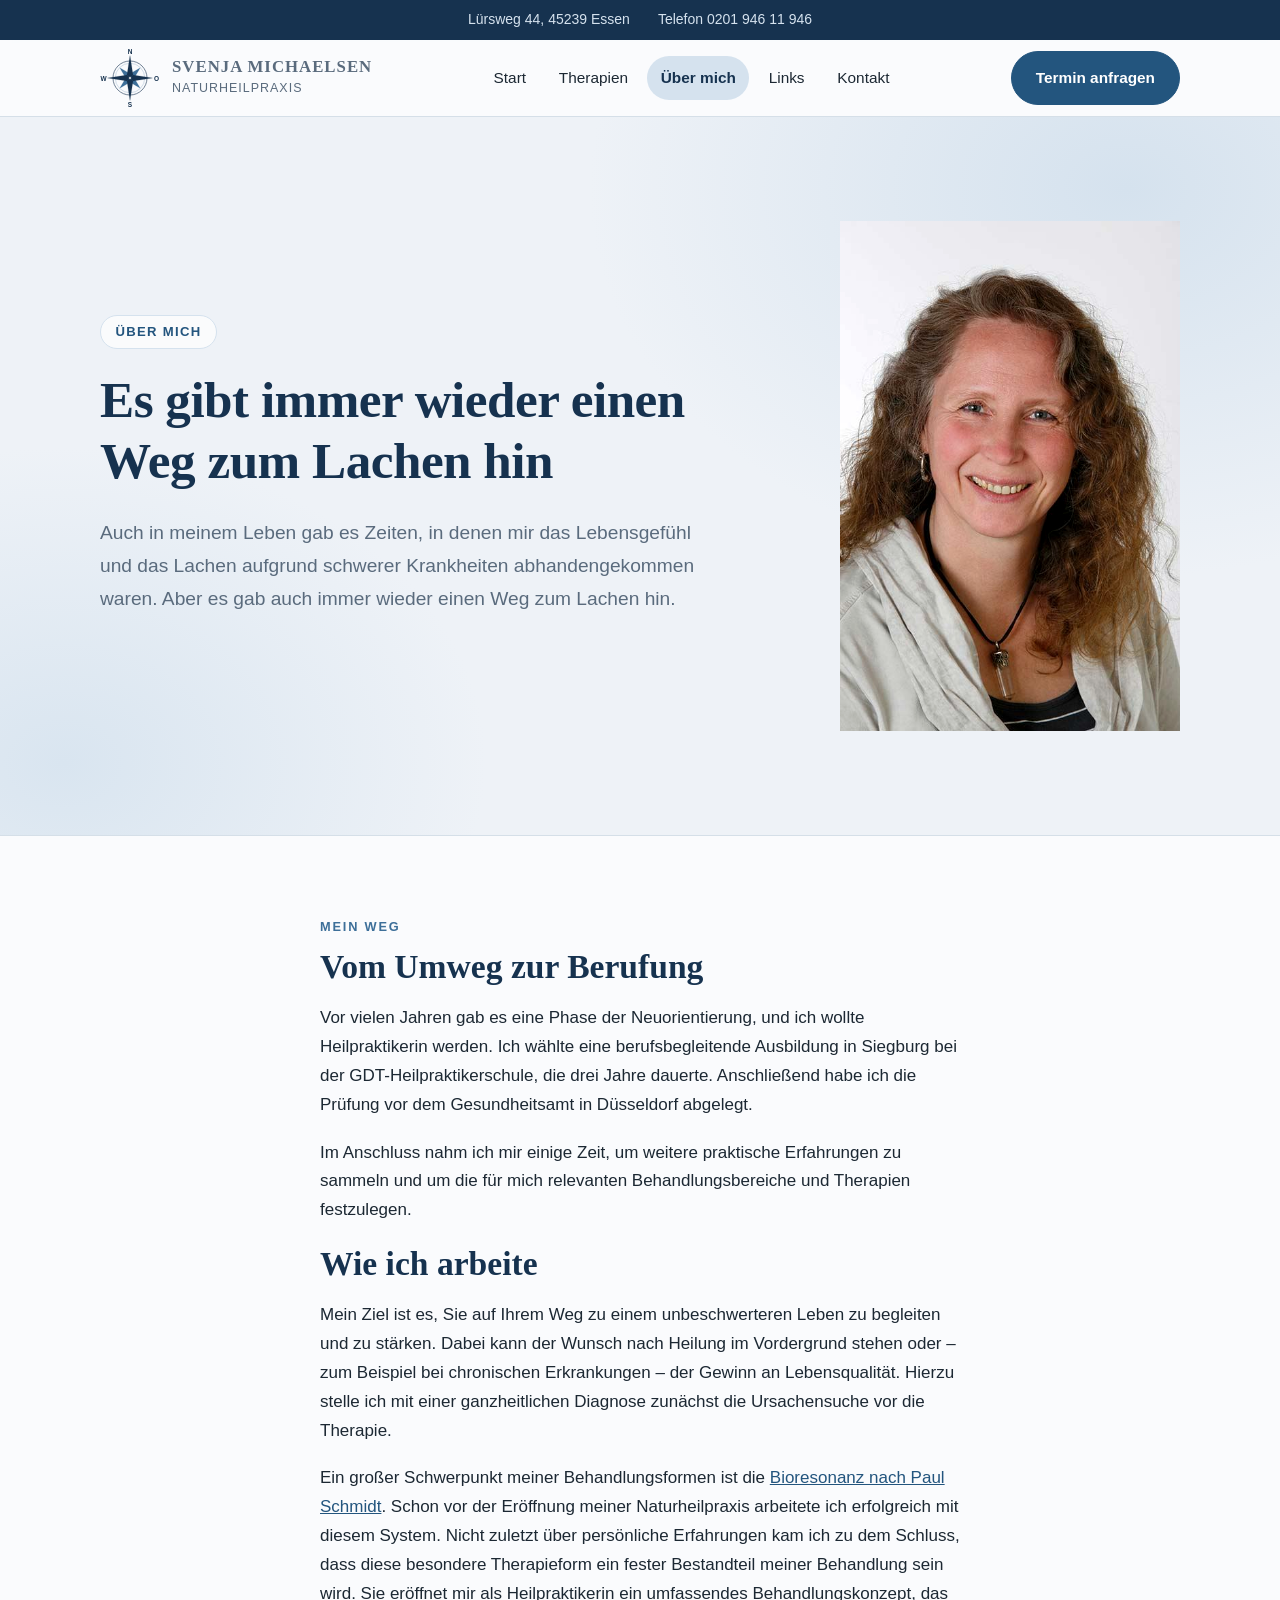
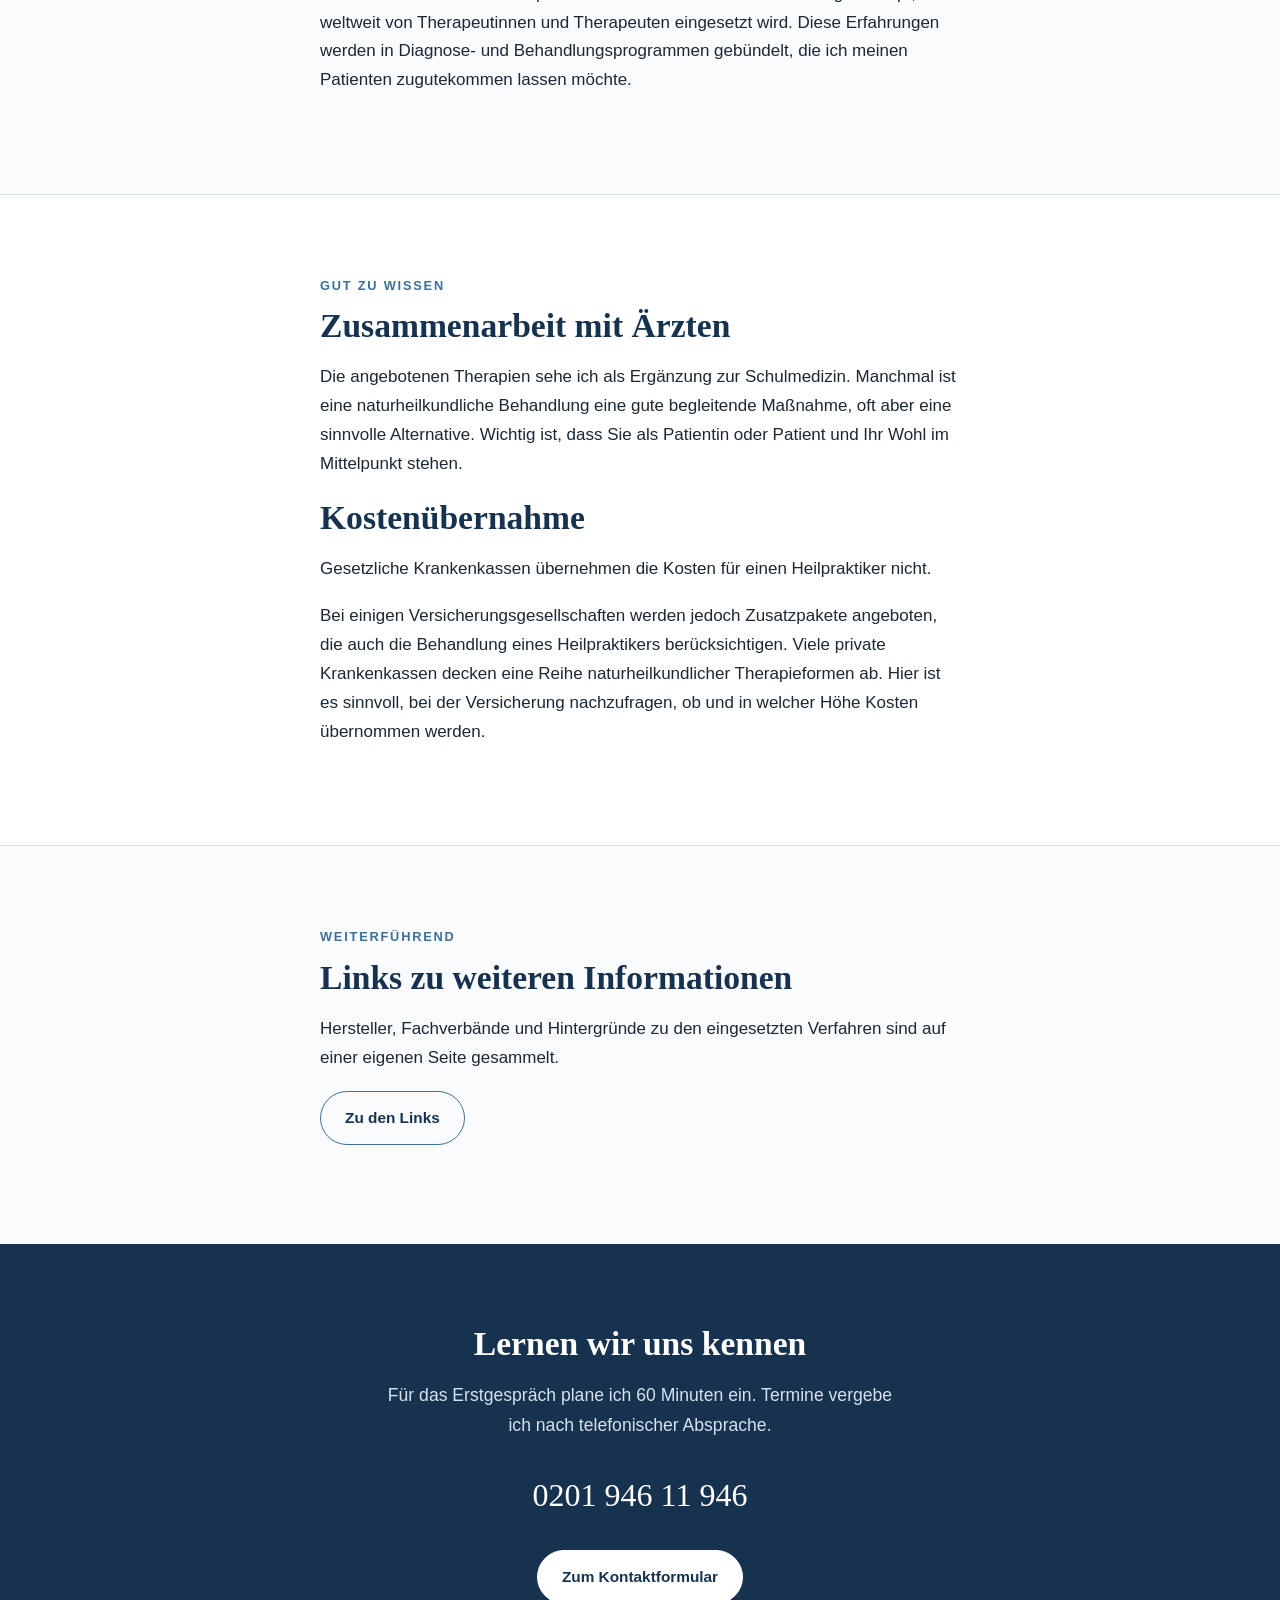
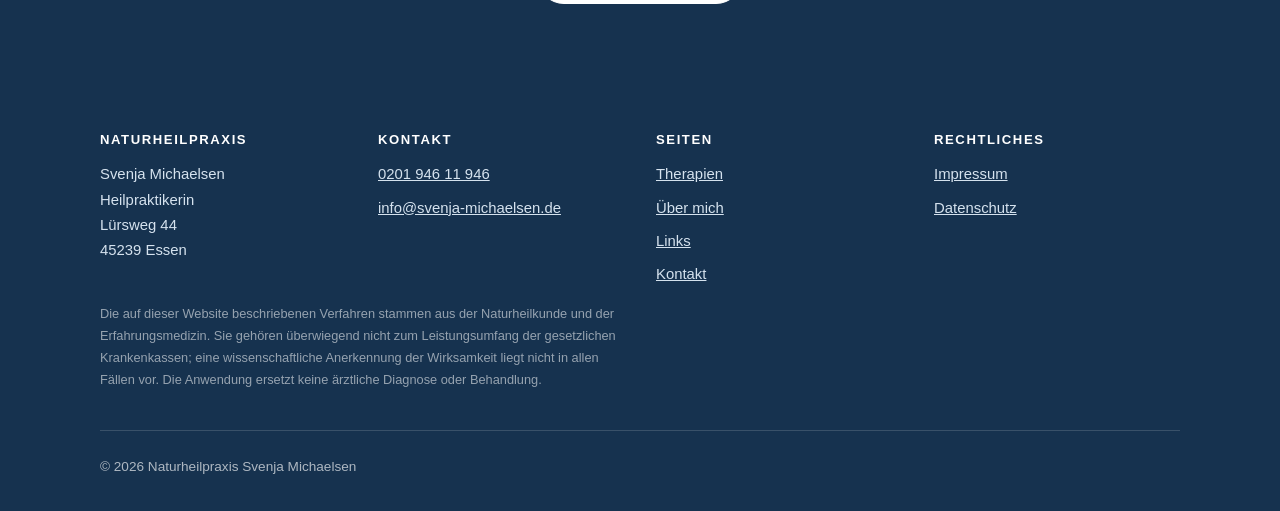
<file: ueber-mich.html>
﻿<!DOCTYPE html>
<html lang="de">
<head>
<meta charset="utf-8">
<meta name="viewport" content="width=device-width, initial-scale=1">
<title>Über mich – Heilpraktikerin Svenja Michaelsen, Essen</title>
<meta name="description" content="Werdegang, Arbeitsweise und Schwerpunkte von Heilpraktikerin Svenja Michaelsen in Essen. Ausbildung an der GDT-Heilpraktikerschule, Schwerpunkt Bioresonanz nach Paul Schmidt.">
<link rel="canonical" href="https://svenja-michaelsen.de/ueber-mich.html">
<link rel="stylesheet" href="css/style.css?v=2">
<link rel="icon" href="img/logo-einfach.svg" type="image/svg+xml">
</head>
<body>
<a class="skip" href="#inhalt">Zum Inhalt springen</a>

<div class="topbar">
  <div class="wrap">
    <span>Lürsweg 44, 45239 Essen</span>
    <a href="tel:+492019461194">Telefon 0201 946 11 946</a>
  </div>
</div>

<header class="kopf">
  <div class="wrap">
    <a class="marke" href="index.html">
      <img src="img/logo.svg" alt="" width="60" height="60">
      <span><b>Svenja Michaelsen</b><span>Naturheilpraxis</span></span>
    </a>
    <nav aria-label="Hauptmenü">
      <ul class="menue">
        <li><a href="index.html">Start</a></li>
        <li><a href="therapien.html">Therapien</a></li>
        <li><a href="ueber-mich.html" aria-current="page">Über mich</a></li>
        <li><a href="links.html">Links</a></li>
        <li><a href="kontakt.html">Kontakt</a></li>
      </ul>
    </nav>
    <a class="knopf" href="kontakt.html">Termin anfragen</a>
  </div>
</header>

<main id="inhalt">

  <div class="hero">
    <div class="wrap heroduo">
      <div class="herotext">
        <span class="augen">Über mich</span>
        <h1>Es gibt immer wieder einen Weg zum Lachen hin</h1>
        <p class="lead">Auch in meinem Leben gab es Zeiten, in denen mir das Lebensgefühl und das Lachen aufgrund schwerer Krankheiten abhandengekommen waren. Aber es gab auch immer wieder einen Weg zum Lachen hin.</p>
      </div>
      <figure class="herobild">
        <img src="img/svenja-neu.jpg" alt="Svenja Michaelsen, Heilpraktikerin" width="500" height="750">
      </figure>
    </div>
  </div>

  <section>
    <div class="wrap eng">
      <span class="uebertitel">Mein Weg</span>
      <h2>Vom Umweg zur Berufung</h2>
      <p>Vor vielen Jahren gab es eine Phase der Neuorientierung, und ich wollte Heilpraktikerin werden. Ich wählte eine berufsbegleitende Ausbildung in Siegburg bei der GDT-Heilpraktikerschule, die drei Jahre dauerte. Anschließend habe ich die Prüfung vor dem Gesundheitsamt in Düsseldorf abgelegt.</p>
      <p>Im Anschluss nahm ich mir einige Zeit, um weitere praktische Erfahrungen zu sammeln und um die für mich relevanten Behandlungsbereiche und Therapien festzulegen.</p>

      <h2>Wie ich arbeite</h2>
      <p>Mein Ziel ist es, Sie auf Ihrem Weg zu einem unbeschwerteren Leben zu begleiten und zu stärken. Dabei kann der Wunsch nach Heilung im Vordergrund stehen oder – zum Beispiel bei chronischen Erkrankungen – der Gewinn an Lebensqualität. Hierzu stelle ich mit einer ganzheitlichen Diagnose zunächst die Ursachensuche vor die Therapie.</p>
      <p>Ein großer Schwerpunkt meiner Behandlungsformen ist die <a href="therapien.html#bioresonanz">Bioresonanz nach Paul Schmidt</a>. Schon vor der Eröffnung meiner Naturheilpraxis arbeitete ich erfolgreich mit diesem System. Nicht zuletzt über persönliche Erfahrungen kam ich zu dem Schluss, dass diese besondere Therapieform ein fester Bestandteil meiner Behandlung sein wird. Sie eröffnet mir als Heilpraktikerin ein umfassendes Behandlungskonzept, das weltweit von Therapeutinnen und Therapeuten eingesetzt wird. Diese Erfahrungen werden in Diagnose- und Behandlungsprogrammen gebündelt, die ich meinen Patienten zugutekommen lassen möchte.</p>
    </div>
  </section>

  <section class="hell">
    <div class="wrap eng">
      <span class="uebertitel">Gut zu wissen</span>
      <h2>Zusammenarbeit mit Ärzten</h2>
      <p>Die angebotenen Therapien sehe ich als Ergänzung zur Schulmedizin. Manchmal ist eine naturheilkundliche Behandlung eine gute begleitende Maßnahme, oft aber eine sinnvolle Alternative. Wichtig ist, dass Sie als Patientin oder Patient und Ihr Wohl im Mittelpunkt stehen.</p>

      <h2>Kostenübernahme</h2>
      <p>Gesetzliche Krankenkassen übernehmen die Kosten für einen Heilpraktiker nicht.</p>
      <p>Bei einigen Versicherungsgesellschaften werden jedoch Zusatzpakete angeboten, die auch die Behandlung eines Heilpraktikers berücksichtigen. Viele private Krankenkassen decken eine Reihe naturheilkundlicher Therapieformen ab. Hier ist es sinnvoll, bei der Versicherung nachzufragen, ob und in welcher Höhe Kosten übernommen werden.</p>

    </div>
  </section>

  <section>
    <div class="wrap eng">
      <span class="uebertitel">Weiterführend</span>
      <h2>Links zu weiteren Informationen</h2>
      <p>Hersteller, Fachverbände und Hintergründe zu den eingesetzten Verfahren sind auf einer eigenen Seite gesammelt.</p>
      <p><a class="knopf hell" href="links.html">Zu den Links</a></p>
    </div>
  </section>

  <section class="dunkel band">
    <div class="wrap">
      <h2>Lernen wir uns kennen</h2>
      <p>Für das Erstgespräch plane ich 60 Minuten ein. Termine vergebe ich nach telefonischer Absprache.</p>
      <a class="tel" href="tel:+492019461194">0201 946 11 946</a>
      <div class="aktionen">
        <a class="knopf weiss" href="kontakt.html">Zum Kontaktformular</a>
      </div>
    </div>
  </section>

</main>

<footer class="fuss">
  <div class="wrap">
    <div class="fussgitter">
      <div>
        <h3>Naturheilpraxis</h3>
        <p>Svenja Michaelsen<br>Heilpraktikerin<br>Lürsweg 44<br>45239 Essen</p>
      </div>
      <div>
        <h3>Kontakt</h3>
        <ul>
          <li><a href="tel:+492019461194">0201 946 11 946</a></li>
          <li><a href="mailto:info@svenja-michaelsen.de">info@svenja-michaelsen.de</a></li>
        </ul>
      </div>
      <nav>
        <h3>Seiten</h3>
        <ul>
          <li><a href="therapien.html">Therapien</a></li>
          <li><a href="ueber-mich.html">Über mich</a></li>
          <li><a href="links.html">Links</a></li>
          <li><a href="kontakt.html">Kontakt</a></li>
        </ul>
      </nav>
      <nav>
        <h3>Rechtliches</h3>
        <ul>
          <li><a href="impressum.html">Impressum</a></li>
          <li><a href="datenschutz.html">Datenschutz</a></li>
        </ul>
      </nav>
    </div>
    <p class="disclaimer">Die auf dieser Website beschriebenen Verfahren stammen aus der Naturheilkunde und der Erfahrungsmedizin. Sie gehören überwiegend nicht zum Leistungsumfang der gesetzlichen Krankenkassen; eine wissenschaftliche Anerkennung der Wirksamkeit liegt nicht in allen Fällen vor. Die Anwendung ersetzt keine ärztliche Diagnose oder Behandlung.</p>
    <div class="fussnote">
      <span>© 2026 Naturheilpraxis Svenja Michaelsen</span>
    </div>
  </div>
</footer>

</body>
</html>
</file>
<file: css/style.css>
﻿/* =========================================================
   Naturheilpraxis Svenja Michaelsen
   Relaunch-Entwurf 2026 - reines HTML/CSS, Blaupalette, keine externen
   Ressourcen (keine Google Fonts, kein CDN, kein Tracking).
   ========================================================= */

:root {
  --blau-900: #16324f;
  --blau-700: #23557e;
  --blau-500: #3d6f99;
  --blau-100: #d5e2ee;
  --blau-050: #eef3f8;

  --hell-100: #eef2f7;
  --hell-200: #d9e5f0;
  --akzent:    #1f6feb;

  --text:     #1c2833;
  --text-mut: #5a6b7d;
  --linie:    #d5dfe8;
  --weiss:    #ffffff;
  --grund:    #fafbfd;

  --serif: "Iowan Old Style", "Palatino Linotype", Palatino, "Book Antiqua", Georgia, serif;
  --sans: -apple-system, BlinkMacSystemFont, "Segoe UI", Roboto, "Helvetica Neue", Arial, sans-serif;

  --breite: 1120px;
  --radius: 14px;
  --schatten: 0 1px 2px rgba(22,50,79,.05), 0 8px 24px rgba(22,50,79,.06);
}

*, *::before, *::after { box-sizing: border-box; }

html { scroll-behavior: smooth; scroll-padding-top: 90px; }
@media (prefers-reduced-motion: reduce) { html { scroll-behavior: auto; } }

body {
  margin: 0;
  background: var(--grund);
  color: var(--text);
  font-family: var(--sans);
  font-size: 1.0625rem;
  line-height: 1.7;
  -webkit-font-smoothing: antialiased;
}

h1, h2, h3 { font-family: var(--serif); font-weight: 600; line-height: 1.2; color: var(--blau-900); margin: 0 0 .5em; }
h1 { font-size: clamp(2.1rem, 5vw, 3.2rem); letter-spacing: -.01em; }
h2 { font-size: clamp(1.6rem, 3.2vw, 2.1rem); }
h3 { font-size: 1.2rem; }
p  { margin: 0 0 1.1em; }
a  { color: var(--blau-700); }
img { max-width: 100%; height: auto; display: block; }

.wrap { width: 100%; max-width: var(--breite); margin-inline: auto; padding-inline: 1.25rem; }
.eng  { max-width: 680px; }

/* --- Sprungmarke fuer Tastatur/Screenreader --- */
.skip {
  position: absolute; left: -9999px; top: 0;
  background: var(--blau-900); color: #fff; padding: .75rem 1.25rem; z-index: 200;
}
.skip:focus { left: 0; }

:focus-visible { outline: 3px solid var(--akzent); outline-offset: 3px; border-radius: 4px; }

/* =================== Kopfbereich =================== */
.topbar {
  background: var(--blau-900); color: var(--blau-100);
  font-size: .875rem; padding: .5rem 0;
}
.topbar .wrap { display: flex; flex-wrap: wrap; gap: .4rem 1.75rem; justify-content: center; }
.topbar a { color: var(--blau-100); text-decoration: none; }
.topbar a:hover { text-decoration: underline; }

.kopf {
  position: sticky; top: 0; z-index: 100;
  background: rgba(250,251,253,.94);
  backdrop-filter: blur(8px);
  border-bottom: 1px solid var(--linie);
}
.kopf .wrap { display: flex; align-items: center; justify-content: space-between; gap: 1rem; min-height: 76px; }

.marke { display: flex; align-items: center; gap: .75rem; text-decoration: none; color: var(--blau-900); }
/* Die Windrose traegt die Himmelsrichtungen ausserhalb des Rings -
   deshalb kein border-radius, sonst werden N/O/S/W beschnitten. */
.marke img { width: 60px; height: 60px; }
.marke b { font-family: var(--serif); font-size: 1.05rem; font-weight: 600; display: block; line-height: 1.25; }
.marke span { font-size: .78rem; color: var(--text-mut); letter-spacing: .08em; text-transform: uppercase; }

.menue { display: flex; gap: .35rem; list-style: none; margin: 0; padding: 0; align-items: center; }
.menue a {
  display: block; padding: .55rem .85rem; border-radius: 999px;
  text-decoration: none; color: var(--text); font-size: .96rem;
}
.menue a:hover { background: var(--blau-050); color: var(--blau-900); }
.menue a[aria-current="page"] { background: var(--blau-100); color: var(--blau-900); font-weight: 600; }

.knopf {
  display: inline-block; padding: .8rem 1.5rem; border-radius: 999px;
  background: var(--blau-700); color: #fff; text-decoration: none;
  font-weight: 600; font-size: .96rem; border: 1px solid var(--blau-700);
  transition: background .18s ease, transform .18s ease;
}
.knopf:hover { background: var(--blau-900); border-color: var(--blau-900); }
.knopf.hell { background: transparent; color: var(--blau-900); border-color: var(--blau-500); }
.knopf.hell:hover { background: var(--blau-050); }
.knopf.weiss { background: #fff; color: var(--blau-900); border-color: #fff; }
.knopf.weiss:hover { background: var(--hell-100); border-color: var(--hell-100); }

/* =================== Hero =================== */
.hero {
  background:
    radial-gradient(ellipse 70% 90% at 88% 10%, var(--blau-100) 0%, transparent 60%),
    radial-gradient(ellipse 60% 80% at 5% 90%, var(--hell-200) 0%, transparent 55%),
    var(--hell-100);
  padding: clamp(3.5rem, 9vw, 6.5rem) 0;
  border-bottom: 1px solid var(--linie);
}
.hero .eng { max-width: 760px; }
.heroduo { display: grid; gap: clamp(2rem, 5vw, 4rem); align-items: center; grid-template-columns: 1fr; }
@media (min-width: 900px) { .heroduo { grid-template-columns: 1fr 340px; } }
.herotext { max-width: 620px; }

.herobild { margin: 0; position: relative; justify-self: center; }
.herobild img {
  /* Foto vollstaendig, kein Beschnitt: eigenes Seitenverhaeltnis 408:588 */
  width: 100%; max-width: 340px; height: auto;
  filter: saturate(1.04) contrast(1.03);
}
@media (max-width: 899px) { .herobild { margin-top: 1rem; } .herobild img { max-width: 260px; } }
.hero .augen {
  display: inline-block; margin-bottom: 1.25rem; padding: .3rem .9rem;
  background: rgba(255,255,255,.7); border: 1px solid var(--blau-100);
  border-radius: 999px; font-size: .82rem; letter-spacing: .1em;
  text-transform: uppercase; color: var(--blau-700); font-weight: 600;
}
.hero p.lead { font-size: 1.2rem; color: var(--text-mut); max-width: 56ch; }
.hero .aktionen { display: flex; flex-wrap: wrap; gap: .75rem; margin-top: 1.75rem; }

/* =================== Abschnitte =================== */
section { padding: clamp(3rem, 7vw, 5rem) 0; }
section.hell { background: var(--weiss); border-block: 1px solid var(--linie); }
section.dunkel { background: var(--blau-900); color: var(--blau-100); }
section.dunkel h2 { color: #fff; }

.kopfzeile { max-width: 62ch; margin-bottom: 2.5rem; }
.kopfzeile p { color: var(--text-mut); margin-bottom: 0; }
.uebertitel {
  display: block; font-size: .8rem; letter-spacing: .14em; text-transform: uppercase;
  color: var(--blau-500); font-weight: 700; margin-bottom: .6rem;
}

/* --- Merkmale --- */
.merkmale { display: grid; gap: 1.5rem; grid-template-columns: repeat(auto-fit, minmax(260px, 1fr)); }
.merkmal { padding: 1.6rem; background: var(--weiss); border: 1px solid var(--linie); border-radius: var(--radius); }
.merkmal h3 { margin-bottom: .35rem; }
.merkmal p { margin: 0; color: var(--text-mut); font-size: .97rem; }
.merkmal .zeichen { font-size: 1.5rem; line-height: 1; margin-bottom: .8rem; display: block; }

/* --- Therapie-Karten --- */
.karten { display: grid; gap: 1.25rem; grid-template-columns: repeat(auto-fill, minmax(230px, 1fr)); list-style: none; margin: 0; padding: 0; }
.karte { background: var(--weiss); border: 1px solid var(--linie); border-radius: var(--radius); overflow: hidden; transition: box-shadow .2s ease, transform .2s ease; }
.karte:hover { box-shadow: var(--schatten); transform: translateY(-3px); }
.karte a { display: block; text-decoration: none; color: inherit; height: 100%; }
.karte img { aspect-ratio: 1 / 1; object-fit: cover; width: 100%; }
.karte .inhalt { padding: 1.1rem 1.2rem 1.3rem; }
.karte h3 { font-size: 1.05rem; margin-bottom: .3rem; }
.karte p { margin: 0; font-size: .9rem; color: var(--text-mut); }
.karte .pfeil { color: var(--blau-500); font-weight: 600; font-size: .88rem; margin-top: .7rem; display: block; }

/* --- Zwei Spalten --- */
.duo { display: grid; gap: clamp(2rem, 5vw, 3.5rem); align-items: center; grid-template-columns: 1fr; }
@media (min-width: 820px) { .duo { grid-template-columns: 340px 1fr; } .duo.gedreht { grid-template-columns: 1fr 340px; } }
.duo img { border-radius: var(--radius); box-shadow: var(--schatten); }
.duo img.ohne-rahmen {
  width: 100%;
  aspect-ratio: 1 / 1;
  object-fit: cover;
  object-position: center 22%;
  border-radius: 0;
  box-shadow: none;
}

/* --- Therapie-Detailbloecke --- */
.therapie { padding: 2.25rem 0; border-top: 1px solid var(--linie); scroll-margin-top: 100px; }
.therapie:first-of-type { border-top: 0; }
.therapie .duo { align-items: start; }
@media (min-width: 820px) { .therapie .duo { grid-template-columns: 260px 1fr; } }
.therapie img { border-radius: var(--radius); }

/* --- Elvari Kristallmatte --- */
.elvari-layout { display: grid; gap: clamp(2rem, 5vw, 3.5rem); align-items: start; }
.elvari-bilder { display: grid; gap: 1rem; grid-template-columns: 1fr 1fr; }
.elvari-bilder img { width: 100%; aspect-ratio: 1 / 1; object-fit: cover; box-shadow: var(--schatten); }
@media (min-width: 820px) {
  .elvari-layout { grid-template-columns: 360px 1fr; }
  .elvari-bilder { grid-template-columns: 1fr; }
}

/* --- Ablauf-Schritte --- */
.schritte { list-style: none; counter-reset: s; margin: 0; padding: 0; display: grid; gap: 1.25rem; }
.schritte li { counter-increment: s; padding-left: 3.4rem; position: relative; }
.schritte li::before {
  content: counter(s); position: absolute; left: 0; top: -.15rem;
  width: 2.35rem; height: 2.35rem; border-radius: 50%;
  background: var(--blau-100); color: var(--blau-900);
  display: grid; place-items: center; font-weight: 700; font-family: var(--serif);
}
.schritte h3 { margin-bottom: .2rem; font-size: 1.05rem; }
.schritte p { margin: 0; color: var(--text-mut); font-size: .97rem; }

/* --- Hinweis-Kasten --- */
.hinweis {
  background: var(--blau-050); border: 1px solid var(--blau-100);
  border-left: 4px solid var(--blau-500);
  border-radius: 0 var(--radius) var(--radius) 0;
  padding: 1.25rem 1.5rem; font-size: .95rem;
}
.hinweis :last-child { margin-bottom: 0; }
.hinweis.entwurf { background: #e6effb; border-color: #c7dcf5; border-left-color: var(--akzent); }

/* --- Linkliste --- */
.linkliste { list-style: none; margin: 0; padding: 0; display: grid; gap: .6rem; grid-template-columns: repeat(auto-fit, minmax(280px, 1fr)); }
.linkliste a {
  display: block; padding: .85rem 1.1rem; background: var(--weiss);
  border: 1px solid var(--linie); border-radius: 10px; text-decoration: none;
}
.linkliste a:hover { border-color: var(--blau-500); background: var(--blau-050); }
.linkliste b { display: block; color: var(--blau-900); }
.linkliste span { font-size: .85rem; color: var(--text-mut); }

/* =================== Kontakt =================== */
.kontaktgitter { display: grid; gap: clamp(2rem, 5vw, 3.5rem); grid-template-columns: 1fr; }
@media (min-width: 880px) { .kontaktgitter { grid-template-columns: 340px 1fr; } }

.daten { margin: 0 0 2rem; padding: 0; display: grid; gap: 1.25rem; }
.daten dt { font-size: .78rem; letter-spacing: .12em; text-transform: uppercase; color: var(--blau-500); font-weight: 700; margin-bottom: .15rem; }
.daten dd { margin: 0; }
.daten a { color: var(--blau-900); }

form { display: grid; gap: 1.1rem; }
.feld { display: grid; gap: .35rem; }
.feld label { font-weight: 600; font-size: .92rem; }
.feld .opt { font-weight: 400; color: var(--text-mut); }
input, textarea, select {
  font: inherit; font-size: 1rem; color: var(--text);
  padding: .8rem .95rem; border: 1px solid var(--linie); border-radius: 10px;
  background: var(--weiss); width: 100%;
}
input:focus, textarea:focus { border-color: var(--blau-500); }
textarea { min-height: 160px; resize: vertical; }
input:disabled, textarea:disabled, button:disabled {
  background: #eef1f5; color: #8a938e; cursor: not-allowed;
}
.zweispaltig { display: grid; gap: 1.1rem; grid-template-columns: 1fr; }
@media (min-width: 560px) { .zweispaltig { grid-template-columns: 1fr 1fr; } }
button.knopf { font-family: inherit; cursor: pointer; }
.pflichtnote { font-size: .85rem; color: var(--text-mut); margin: 0; }
.einwilligung { display: grid; grid-template-columns: 1.15rem 1fr; gap: .65rem; align-items: start; font-size: .88rem; }
.einwilligung input { width: 1.15rem; height: 1.15rem; margin: .15rem 0 0; }
.einwilligung label { font-weight: 400; }
.honigtopf { position: absolute !important; left: -10000px !important; width: 1px; height: 1px; overflow: hidden; }
.routenlinks { display: flex; flex-wrap: wrap; gap: .75rem; margin-top: 1.5rem; }

/* =================== Aufruf-Band =================== */
.band { text-align: center; }
.band p { color: var(--blau-100); max-width: 52ch; margin-inline: auto; font-size: 1.1rem; }
.band .aktionen { display: flex; flex-wrap: wrap; gap: .75rem; justify-content: center; margin-top: 1.75rem; }
.band a.tel { color: #fff; font-family: var(--serif); font-size: clamp(1.4rem,3.5vw,2rem); text-decoration: none; display: inline-block; margin-top: .5rem; }
.band a.tel:hover { text-decoration: underline; }

/* =================== Fuss =================== */
.fuss { background: var(--blau-900); color: var(--blau-100); padding: 3rem 0 2rem; font-size: .93rem; }
.fuss a { color: var(--blau-100); }
.fussgitter { display: grid; gap: 2rem; grid-template-columns: repeat(auto-fit, minmax(220px, 1fr)); }
.fuss h3 { color: #fff; font-size: .82rem; letter-spacing: .12em; text-transform: uppercase; font-family: var(--sans); font-weight: 700; margin-bottom: .9rem; }
.fuss ul { list-style: none; margin: 0; padding: 0; display: grid; gap: .5rem; }
.fussnote {
  margin-top: 2.5rem; padding-top: 1.5rem; border-top: 1px solid rgba(255,255,255,.15);
  display: flex; flex-wrap: wrap; gap: .5rem 1.5rem; justify-content: space-between;
  font-size: .85rem; color: rgba(255,255,255,.65);
}
.disclaimer { font-size: .8rem; color: rgba(255,255,255,.55); max-width: 75ch; margin-top: 1rem; }

/* =================== Rechtstexte =================== */
.rechtstext { max-width: 760px; }
.rechtstext h2 { font-size: 1.35rem; margin-top: 2.5rem; }
.rechtstext h3 { font-size: 1.05rem; margin-top: 1.75rem; }
.rechtstext ul, .rechtstext ol { padding-left: 1.3rem; }
.rechtstext li { margin-bottom: .45rem; }

/* =================== Mobil =================== */
@media (max-width: 780px) {
  .kopf .wrap { flex-wrap: wrap; min-height: 0; padding-block: .85rem; }
  .menue { width: 100%; justify-content: flex-start; overflow-x: auto; gap: .15rem; padding-bottom: .15rem; }
  .menue a { padding: .5rem .7rem; white-space: nowrap; }
  .kopf .knopf { display: none; }
}
@media print {
  .kopf, .topbar, .band, .fuss nav { display: none; }
  body { background: #fff; }
}
</file>
